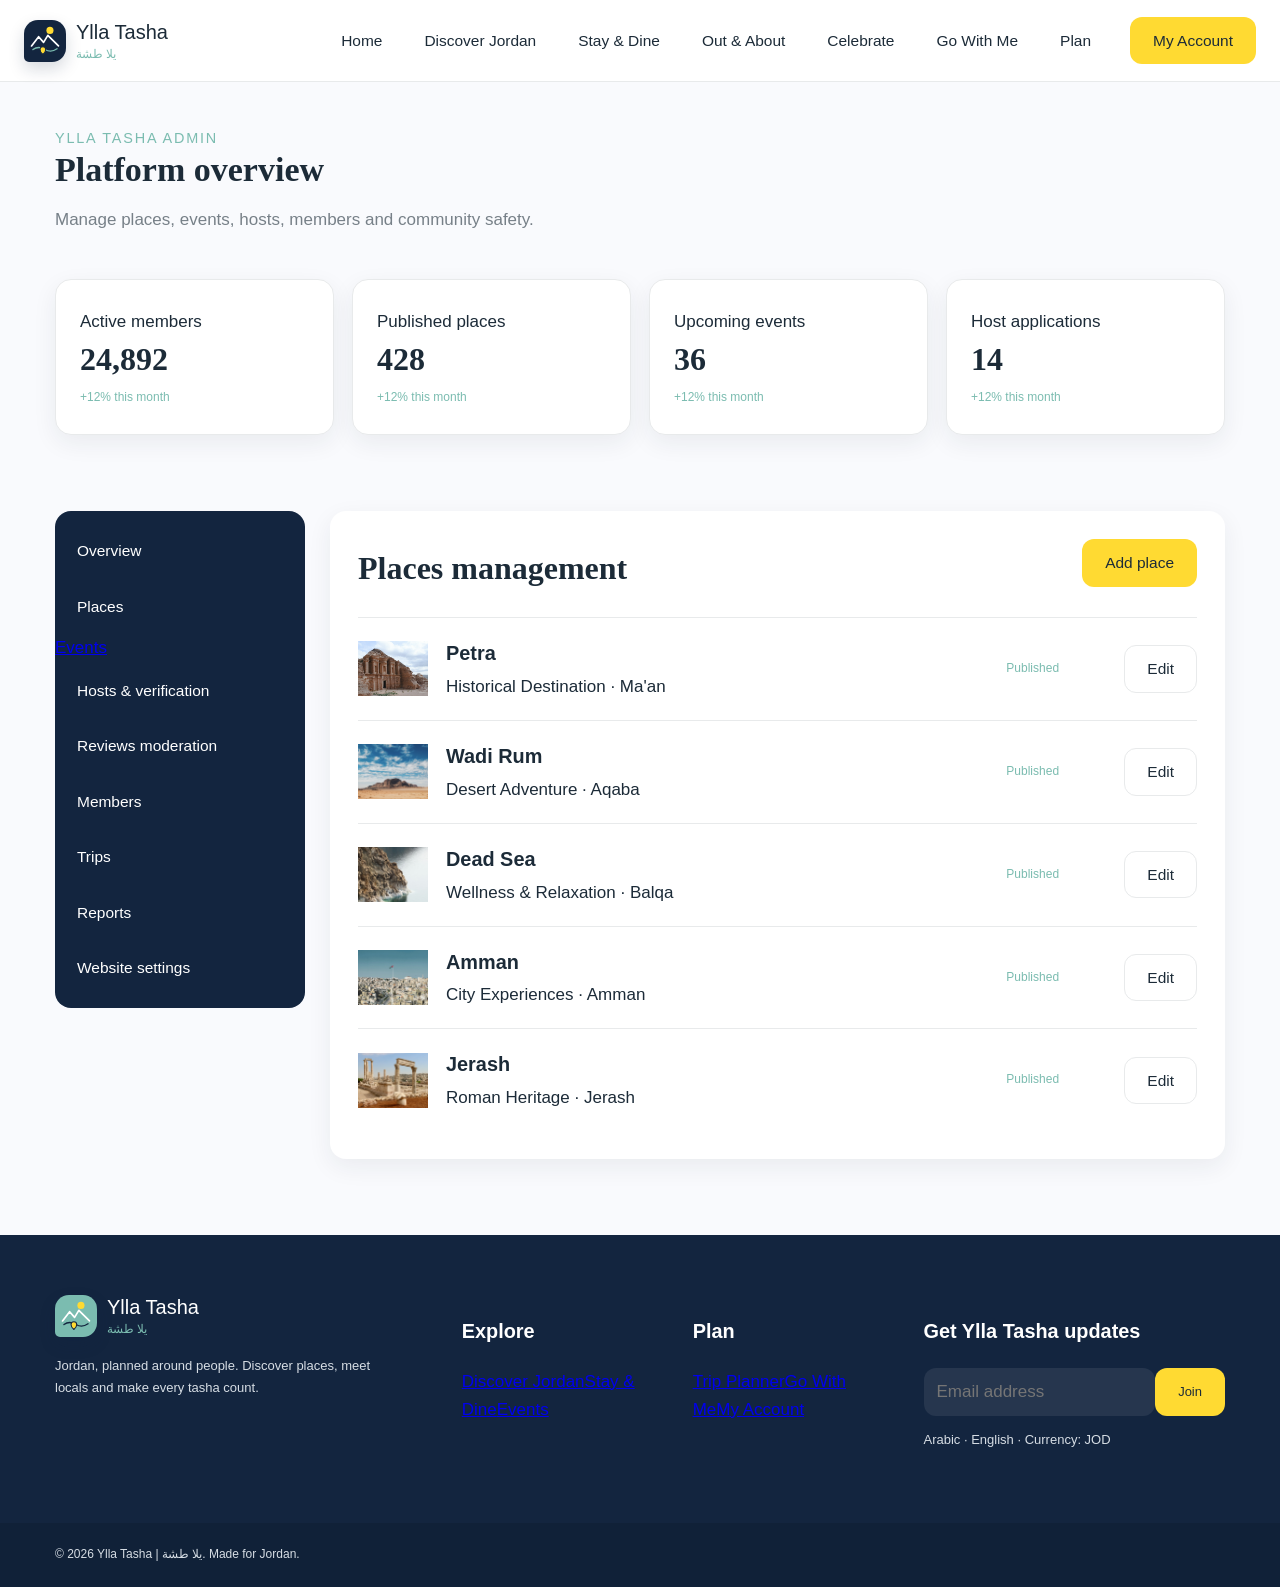
<file: ylla-tasha/admin-dashboard.html>
<!DOCTYPE html>

<html lang="en"><head><meta charset="utf-8"/><meta content="width=device-width, initial-scale=1" name="viewport"/><meta content="Explore Jordan with Ylla Tasha" name="description"/><title>Admin Dashboard | Ylla Tasha — يلا طشة</title><link href="favicon.svg" rel="icon"/><link href="css/style.css" rel="stylesheet"/><link href="css/improvements.css" rel="stylesheet"/><link href="css/components.css" rel="stylesheet"/></head><body data-page="admin">
<div class="app"><header class="header"><div class="nav-shell"><button aria-label="Ylla Tasha | يلا طشة — back to top" class="brand"><span aria-hidden="true" class="brand-mark"><svg role="img" viewbox="0 0 48 48"><path class="brand-sun" d="M36 9a5 5 0 1 1-10 0 5 5 0 0 1 10 0Z"></path><path class="brand-landscape" d="m5 31 10-13 7 8 6-10 15 15"></path><path class="brand-route" d="M7 36c7-5 12-3 17 0s10 4 17-1"></path><path class="brand-pin" d="M25 36c0 4-4 7-4 7s-4-3-4-7a4 4 0 1 1 8 0Z"></path></svg></span><span class="brand-copy"><strong>Ylla Tasha</strong><span dir="rtl" lang="ar">يلا طشة</span></span></button><button aria-label="Toggle navigation" class="menu-button"><i></i><i></i><i></i></button><nav class="nav"><a class="" href="index.html">Home</a><a class="" href="discover.html">Discover Jordan</a><a class="" href="stay-dine.html">Stay &amp; Dine</a><a class="" href="out-about.html">Out &amp; About</a><a class="" href="celebrate-jordan.html">Celebrate</a><a class="" href="go-with-me.html">Go With Me</a><a class="" href="trip-planner.html">Plan</a></nav><a class="primary compact" href="my-account.html">My Account</a></div></header><div class="page-transition"><main class="page-bg admin"><section class="page-title section"><div><p class="eyebrow">Ylla Tasha Admin</p><h1>Platform overview</h1><p>Manage places, events, hosts, members and community safety.</p></div></section><section class="section metrics"><div><p>Active members</p><h2>24,892</h2><span>+12% this month</span></div><div><p>Published places</p><h2>428</h2><span>+12% this month</span></div><div><p>Upcoming events</p><h2>36</h2><span>+12% this month</span></div><div><p>Host applications</p><h2>14</h2><span>+12% this month</span></div></section><section class="section admin-layout"><aside><button>Overview</button><button>Places</button><a href="celebrate-jordan.html">Events</a><button>Hosts &amp; verification</button><button>Reviews moderation</button><button>Members</button><button>Trips</button><button>Reports</button><button>Website settings</button></aside><div class="admin-table"><div class="section-heading"><h2>Places management</h2><button class="primary">Add place</button></div><div class="table-row"><img alt="" src="jordan/petra.jpg"/><div><h3>Petra</h3><p>Historical Destination · Ma'an</p></div><span class="status">Published</span><button class="secondary">Edit</button></div><div class="table-row"><img alt="" src="jordan/wadi-rum.jpg"/><div><h3>Wadi Rum</h3><p>Desert Adventure · Aqaba</p></div><span class="status">Published</span><button class="secondary">Edit</button></div><div class="table-row"><img alt="" src="jordan/dead-sea.jpg"/><div><h3>Dead Sea</h3><p>Wellness &amp; Relaxation · Balqa</p></div><span class="status">Published</span><button class="secondary">Edit</button></div><div class="table-row"><img alt="" src="jordan/amman.jpg"/><div><h3>Amman</h3><p>City Experiences · Amman</p></div><span class="status">Published</span><button class="secondary">Edit</button></div><div class="table-row"><img alt="" src="jordan/jerash.jpg"/><div><h3>Jerash</h3><p>Roman Heritage · Jerash</p></div><span class="status">Published</span><button class="secondary">Edit</button></div></div></section></main></div><footer><div class="footer-grid section"><div><button aria-label="Ylla Tasha | يلا طشة — back to top" class="brand"><span aria-hidden="true" class="brand-mark"><svg role="img" viewbox="0 0 48 48"><path class="brand-sun" d="M36 9a5 5 0 1 1-10 0 5 5 0 0 1 10 0Z"></path><path class="brand-landscape" d="m5 31 10-13 7 8 6-10 15 15"></path><path class="brand-route" d="M7 36c7-5 12-3 17 0s10 4 17-1"></path><path class="brand-pin" d="M25 36c0 4-4 7-4 7s-4-3-4-7a4 4 0 1 1 8 0Z"></path></svg></span><span class="brand-copy"><strong>Ylla Tasha</strong><span dir="rtl" lang="ar">يلا طشة</span></span></button><p>Jordan, planned around people. Discover places, meet locals and make every tasha count.</p></div><div><h3>Explore</h3><a class="" href="discover.html">Discover Jordan</a><a class="" href="stay-dine.html">Stay &amp; Dine</a><a href="celebrate-jordan.html">Events</a></div><div><h3>Plan</h3><a href="trip-planner.html">Trip Planner</a><a class="" href="go-with-me.html">Go With Me</a><a class="" href="my-account.html">My Account</a></div><div><h3>Get Ylla Tasha updates</h3><div class="newsletter"><input placeholder="Email address"/><button class="primary">Join</button></div><p>Arabic · English · Currency: JOD</p></div></div><div class="footer-bottom">© 2026 Ylla Tasha | يلا طشة. Made for Jordan.</div></footer></div>
<script defer="" src="js/site.js"></script><script defer="" src="js/app.js"></script></body></html>
</file>
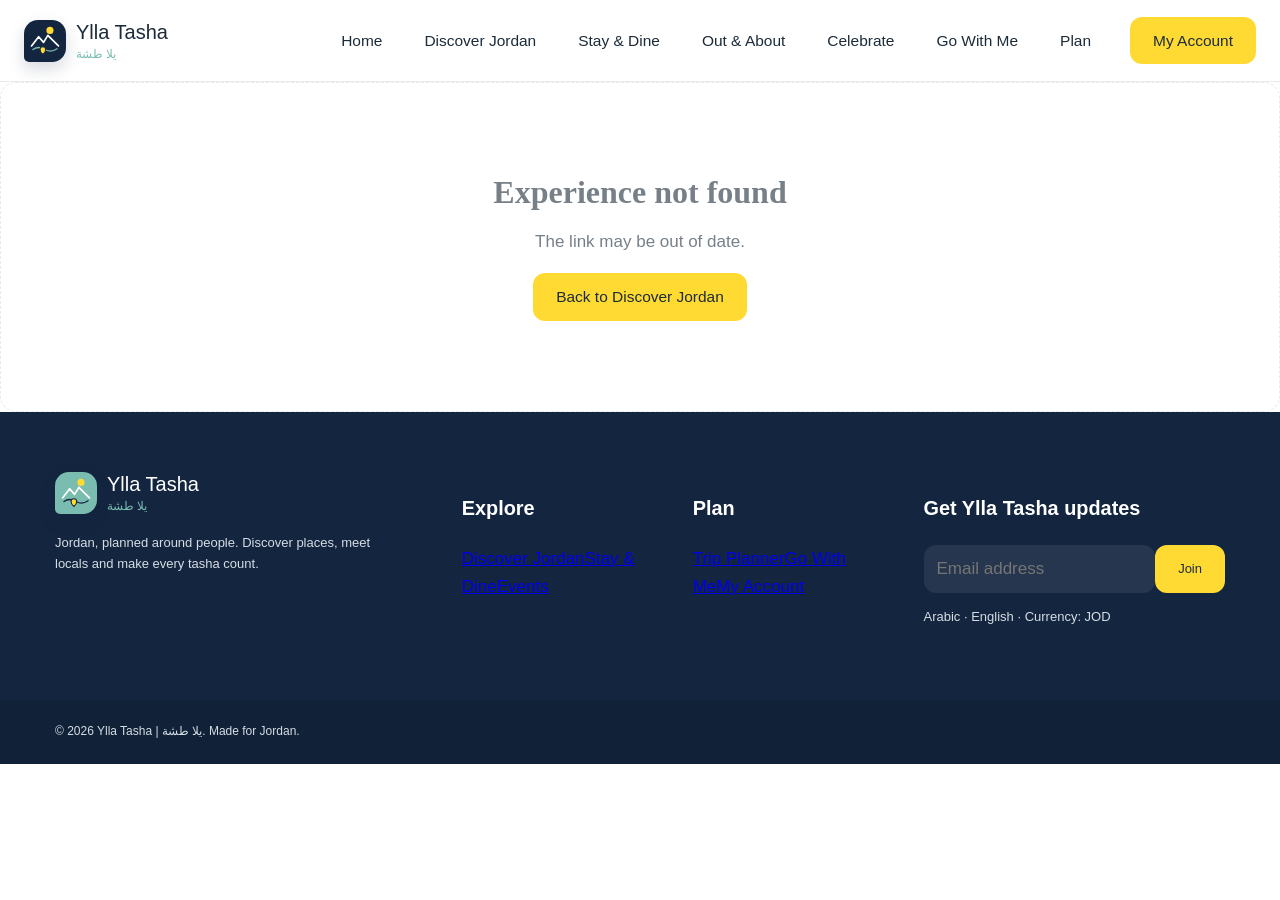
<file: ylla-tasha/booking.html>
<!DOCTYPE html>

<html lang="en"><head><meta charset="utf-8"/><meta content="width=device-width, initial-scale=1" name="viewport"/><meta content="Explore Jordan with Ylla Tasha" name="description"/><title>Booking | Ylla Tasha — يلا طشة</title><link href="favicon.svg" rel="icon"/><link href="css/style.css" rel="stylesheet"/><link href="css/improvements.css" rel="stylesheet"/><link href="css/components.css" rel="stylesheet"/></head><body data-page="booking">
<div class="app"><header class="header"><div class="nav-shell"><button aria-label="Ylla Tasha | يلا طشة — back to top" class="brand"><span aria-hidden="true" class="brand-mark"><svg role="img" viewbox="0 0 48 48"><path class="brand-sun" d="M36 9a5 5 0 1 1-10 0 5 5 0 0 1 10 0Z"></path><path class="brand-landscape" d="m5 31 10-13 7 8 6-10 15 15"></path><path class="brand-route" d="M7 36c7-5 12-3 17 0s10 4 17-1"></path><path class="brand-pin" d="M25 36c0 4-4 7-4 7s-4-3-4-7a4 4 0 1 1 8 0Z"></path></svg></span><span class="brand-copy"><strong>Ylla Tasha</strong><span dir="rtl" lang="ar">يلا طشة</span></span></button><button aria-label="Toggle navigation" class="menu-button"><i></i><i></i><i></i></button><nav class="nav"><a class="" href="index.html">Home</a><a class="" href="discover.html">Discover Jordan</a><a class="" href="stay-dine.html">Stay &amp; Dine</a><a class="" href="out-about.html">Out &amp; About</a><a class="" href="celebrate-jordan.html">Celebrate</a><a class="" href="go-with-me.html">Go With Me</a><a class="" href="trip-planner.html">Plan</a></nav><a class="primary compact" href="my-account.html">My Account</a></div></header><div class="page-transition"><div id="app"></div></div><footer><div class="footer-grid section"><div><button aria-label="Ylla Tasha | يلا طشة — back to top" class="brand"><span aria-hidden="true" class="brand-mark"><svg role="img" viewbox="0 0 48 48"><path class="brand-sun" d="M36 9a5 5 0 1 1-10 0 5 5 0 0 1 10 0Z"></path><path class="brand-landscape" d="m5 31 10-13 7 8 6-10 15 15"></path><path class="brand-route" d="M7 36c7-5 12-3 17 0s10 4 17-1"></path><path class="brand-pin" d="M25 36c0 4-4 7-4 7s-4-3-4-7a4 4 0 1 1 8 0Z"></path></svg></span><span class="brand-copy"><strong>Ylla Tasha</strong><span dir="rtl" lang="ar">يلا طشة</span></span></button><p>Jordan, planned around people. Discover places, meet locals and make every tasha count.</p></div><div><h3>Explore</h3><a class="" href="discover.html">Discover Jordan</a><a class="" href="stay-dine.html">Stay &amp; Dine</a><a href="celebrate-jordan.html">Events</a></div><div><h3>Plan</h3><a href="trip-planner.html">Trip Planner</a><a class="" href="go-with-me.html">Go With Me</a><a class="" href="my-account.html">My Account</a></div><div><h3>Get Ylla Tasha updates</h3><div class="newsletter"><input placeholder="Email address"/><button class="primary">Join</button></div><p>Arabic · English · Currency: JOD</p></div></div><div class="footer-bottom">© 2026 Ylla Tasha | يلا طشة. Made for Jordan.</div></footer></div>
<script defer="" src="js/site.js"></script><script defer="" src="js/app.js"></script></body></html>
</file>
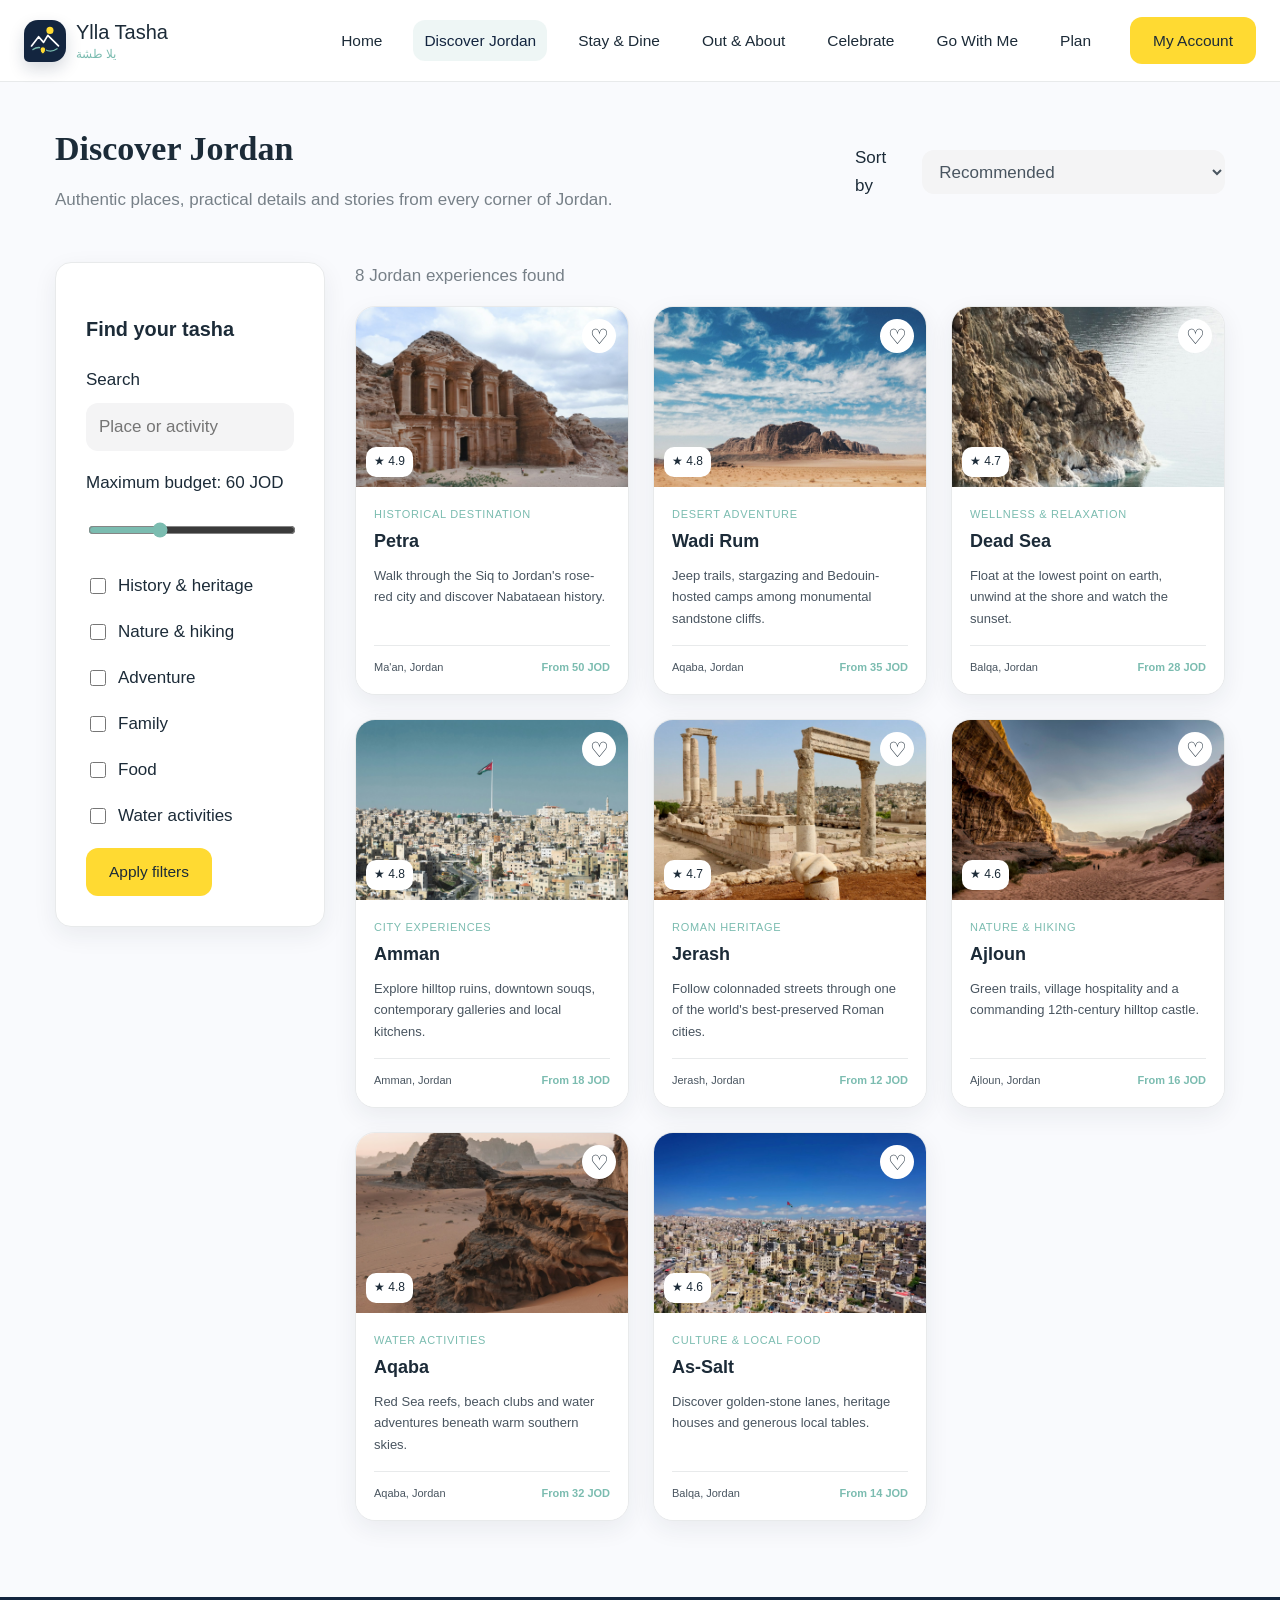
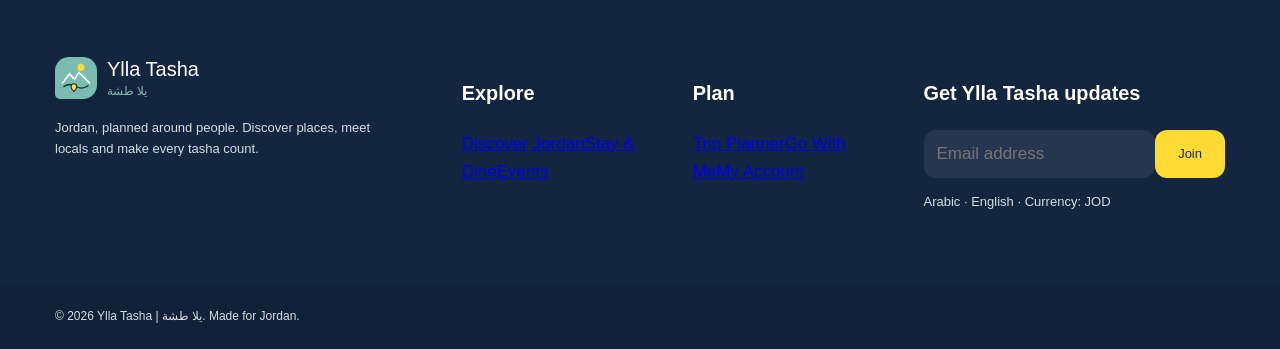
<file: ylla-tasha/discover.html>
<!DOCTYPE html>

<html lang="en"><head><meta charset="utf-8"/><meta content="width=device-width, initial-scale=1" name="viewport"/><meta content="Explore Jordan with Ylla Tasha" name="description"/><title>Discover | Ylla Tasha — يلا طشة</title><link href="favicon.svg" rel="icon"/><link href="css/style.css" rel="stylesheet"/><link href="css/improvements.css" rel="stylesheet"/><link href="css/components.css" rel="stylesheet"/></head><body data-page="discover">
<div class="app"><header class="header"><div class="nav-shell"><button aria-label="Ylla Tasha | يلا طشة — back to top" class="brand"><span aria-hidden="true" class="brand-mark"><svg role="img" viewbox="0 0 48 48"><path class="brand-sun" d="M36 9a5 5 0 1 1-10 0 5 5 0 0 1 10 0Z"></path><path class="brand-landscape" d="m5 31 10-13 7 8 6-10 15 15"></path><path class="brand-route" d="M7 36c7-5 12-3 17 0s10 4 17-1"></path><path class="brand-pin" d="M25 36c0 4-4 7-4 7s-4-3-4-7a4 4 0 1 1 8 0Z"></path></svg></span><span class="brand-copy"><strong>Ylla Tasha</strong><span dir="rtl" lang="ar">يلا طشة</span></span></button><button aria-label="Toggle navigation" class="menu-button"><i></i><i></i><i></i></button><nav class="nav"><a class="" href="index.html">Home</a><a class="active" href="discover.html">Discover Jordan</a><a class="" href="stay-dine.html">Stay &amp; Dine</a><a class="" href="out-about.html">Out &amp; About</a><a class="" href="celebrate-jordan.html">Celebrate</a><a class="" href="go-with-me.html">Go With Me</a><a class="" href="trip-planner.html">Plan</a></nav><a class="primary compact" href="my-account.html">My Account</a></div></header><div class="page-transition"><main class="page-bg"><div class="page-title section"><div><h1>Discover Jordan</h1><p>Authentic places, practical details and stories from every corner of Jordan.</p></div><label class="sort">Sort by<select><option>Recommended</option><option>Highest rated</option><option>Lowest price</option></select></label></div><div class="catalog section"><aside class="filters"><h3>Find your tasha</h3><label>Search<input placeholder="Place or activity" value=""/></label><label>Maximum budget: 60 JOD<input max="160" min="10" type="range" value="60"/></label><label class="check"><input type="checkbox"/> History &amp; heritage</label><label class="check"><input type="checkbox"/> Nature &amp; hiking</label><label class="check"><input type="checkbox"/> Adventure</label><label class="check"><input type="checkbox"/> Family</label><label class="check"><input type="checkbox"/> Food</label><label class="check"><input type="checkbox"/> Water activities</label><button class="primary">Apply filters</button></aside><div><p class="results">8 Jordan experiences found</p><div class="card-grid three"><article class="place-card"><div class="card-image"><img alt="Petra, Jordan" loading="lazy" src="jordan/petra.jpg"/><button aria-label="Remove Petra from favorites" class="heart selected">♥</button><span class="rating">★ 4.9</span></div><button class="card-body"><p class="card-type">Historical Destination</p><h3>Petra</h3><p>Walk through the Siq to Jordan's rose-red city and discover Nabataean history.</p><div class="card-meta"><span>Ma'an, Jordan</span><strong>From 50 JOD</strong></div></button></article><article class="place-card"><div class="card-image"><img alt="Wadi Rum, Jordan" loading="lazy" src="jordan/wadi-rum.jpg"/><button aria-label="Save Wadi Rum" class="heart">♡</button><span class="rating">★ 4.8</span></div><button class="card-body"><p class="card-type">Desert Adventure</p><h3>Wadi Rum</h3><p>Jeep trails, stargazing and Bedouin-hosted camps among monumental sandstone cliffs.</p><div class="card-meta"><span>Aqaba, Jordan</span><strong>From 35 JOD</strong></div></button></article><article class="place-card"><div class="card-image"><img alt="Dead Sea, Jordan" loading="lazy" src="jordan/dead-sea.jpg"/><button aria-label="Save Dead Sea" class="heart">♡</button><span class="rating">★ 4.7</span></div><button class="card-body"><p class="card-type">Wellness &amp; Relaxation</p><h3>Dead Sea</h3><p>Float at the lowest point on earth, unwind at the shore and watch the sunset.</p><div class="card-meta"><span>Balqa, Jordan</span><strong>From 28 JOD</strong></div></button></article><article class="place-card"><div class="card-image"><img alt="Amman, Jordan" loading="lazy" src="jordan/amman.jpg"/><button aria-label="Save Amman" class="heart">♡</button><span class="rating">★ 4.8</span></div><button class="card-body"><p class="card-type">City Experiences</p><h3>Amman</h3><p>Explore hilltop ruins, downtown souqs, contemporary galleries and local kitchens.</p><div class="card-meta"><span>Amman, Jordan</span><strong>From 18 JOD</strong></div></button></article><article class="place-card"><div class="card-image"><img alt="Jerash, Jordan" loading="lazy" src="jordan/jerash.jpg"/><button aria-label="Save Jerash" class="heart">♡</button><span class="rating">★ 4.7</span></div><button class="card-body"><p class="card-type">Roman Heritage</p><h3>Jerash</h3><p>Follow colonnaded streets through one of the world's best-preserved Roman cities.</p><div class="card-meta"><span>Jerash, Jordan</span><strong>From 12 JOD</strong></div></button></article><article class="place-card"><div class="card-image"><img alt="Ajloun, Jordan" loading="lazy" src="jordan/desert.jpg"/><button aria-label="Save Ajloun" class="heart">♡</button><span class="rating">★ 4.6</span></div><button class="card-body"><p class="card-type">Nature &amp; Hiking</p><h3>Ajloun</h3><p>Green trails, village hospitality and a commanding 12th-century hilltop castle.</p><div class="card-meta"><span>Ajloun, Jordan</span><strong>From 16 JOD</strong></div></button></article><article class="place-card"><div class="card-image"><img alt="Aqaba, Jordan" loading="lazy" src="jordan/wadi-rum-2.jpg"/><button aria-label="Save Aqaba" class="heart">♡</button><span class="rating">★ 4.8</span></div><button class="card-body"><p class="card-type">Water Activities</p><h3>Aqaba</h3><p>Red Sea reefs, beach clubs and water adventures beneath warm southern skies.</p><div class="card-meta"><span>Aqaba, Jordan</span><strong>From 32 JOD</strong></div></button></article><article class="place-card"><div class="card-image"><img alt="As-Salt, Jordan" loading="lazy" src="jordan/amman-wide.jpg"/><button aria-label="Save As-Salt" class="heart">♡</button><span class="rating">★ 4.6</span></div><button class="card-body"><p class="card-type">Culture &amp; Local Food</p><h3>As-Salt</h3><p>Discover golden-stone lanes, heritage houses and generous local tables.</p><div class="card-meta"><span>Balqa, Jordan</span><strong>From 14 JOD</strong></div></button></article></div></div></div></main></div><footer><div class="footer-grid section"><div><button aria-label="Ylla Tasha | يلا طشة — back to top" class="brand"><span aria-hidden="true" class="brand-mark"><svg role="img" viewbox="0 0 48 48"><path class="brand-sun" d="M36 9a5 5 0 1 1-10 0 5 5 0 0 1 10 0Z"></path><path class="brand-landscape" d="m5 31 10-13 7 8 6-10 15 15"></path><path class="brand-route" d="M7 36c7-5 12-3 17 0s10 4 17-1"></path><path class="brand-pin" d="M25 36c0 4-4 7-4 7s-4-3-4-7a4 4 0 1 1 8 0Z"></path></svg></span><span class="brand-copy"><strong>Ylla Tasha</strong><span dir="rtl" lang="ar">يلا طشة</span></span></button><p>Jordan, planned around people. Discover places, meet locals and make every tasha count.</p></div><div><h3>Explore</h3><a class="" href="discover.html">Discover Jordan</a><a class="" href="stay-dine.html">Stay &amp; Dine</a><a href="celebrate-jordan.html">Events</a></div><div><h3>Plan</h3><a href="trip-planner.html">Trip Planner</a><a class="" href="go-with-me.html">Go With Me</a><a class="" href="my-account.html">My Account</a></div><div><h3>Get Ylla Tasha updates</h3><div class="newsletter"><input placeholder="Email address"/><button class="primary">Join</button></div><p>Arabic · English · Currency: JOD</p></div></div><div class="footer-bottom">© 2026 Ylla Tasha | يلا طشة. Made for Jordan.</div></footer></div>
<script defer="" src="js/site.js"></script><script defer="" src="js/app.js"></script></body></html>
</file>
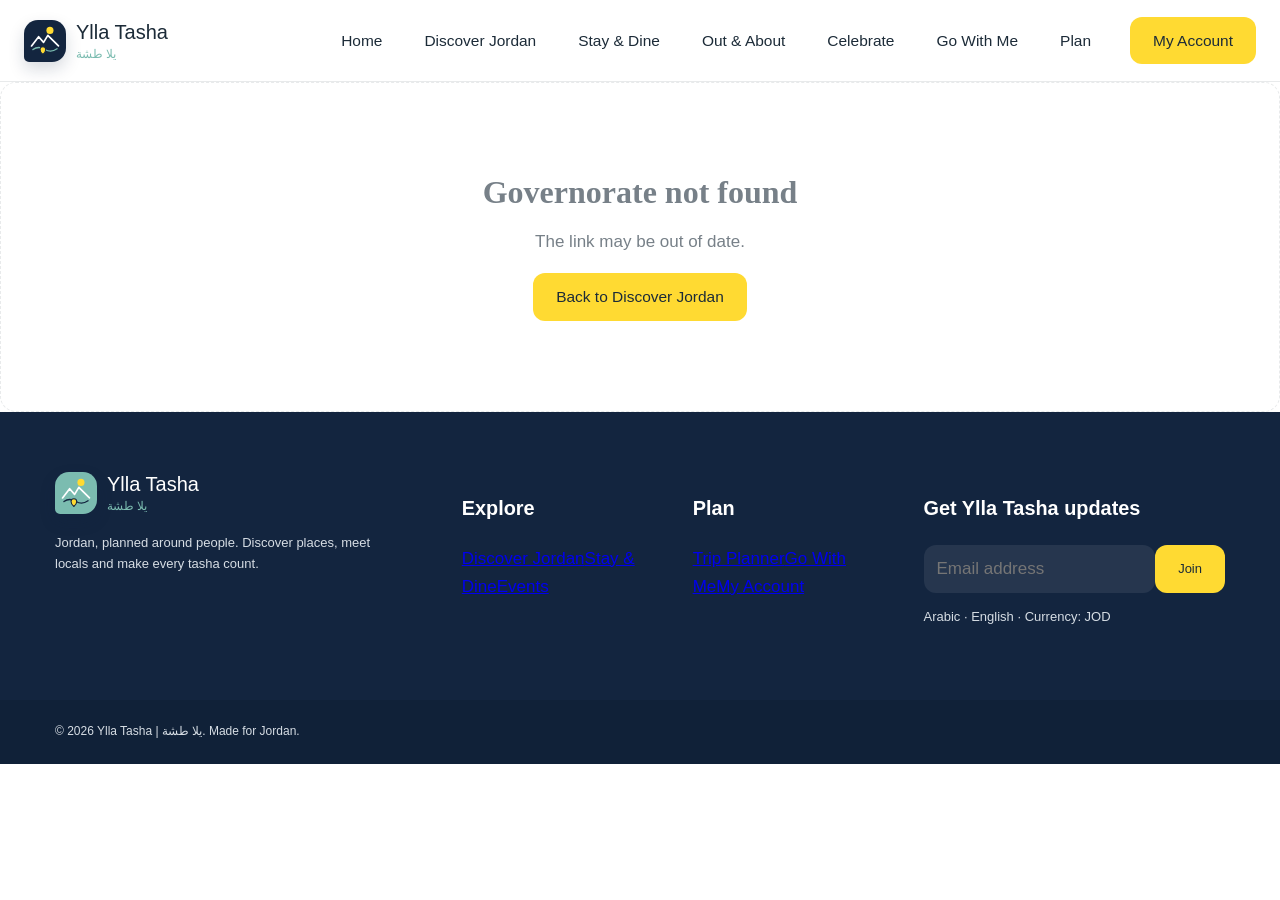
<file: ylla-tasha/governorate.html>
<!DOCTYPE html>

<html lang="en"><head><meta charset="utf-8"/><meta content="width=device-width, initial-scale=1" name="viewport"/><meta content="Explore Jordan with Ylla Tasha" name="description"/><title>Governorate | Ylla Tasha — يلا طشة</title><link href="favicon.svg" rel="icon"/><link href="css/style.css" rel="stylesheet"/><link href="css/improvements.css" rel="stylesheet"/><link href="css/components.css" rel="stylesheet"/></head><body data-page="governorate">
<div class="app"><header class="header"><div class="nav-shell"><button aria-label="Ylla Tasha | يلا طشة — back to top" class="brand"><span aria-hidden="true" class="brand-mark"><svg role="img" viewbox="0 0 48 48"><path class="brand-sun" d="M36 9a5 5 0 1 1-10 0 5 5 0 0 1 10 0Z"></path><path class="brand-landscape" d="m5 31 10-13 7 8 6-10 15 15"></path><path class="brand-route" d="M7 36c7-5 12-3 17 0s10 4 17-1"></path><path class="brand-pin" d="M25 36c0 4-4 7-4 7s-4-3-4-7a4 4 0 1 1 8 0Z"></path></svg></span><span class="brand-copy"><strong>Ylla Tasha</strong><span dir="rtl" lang="ar">يلا طشة</span></span></button><button aria-label="Toggle navigation" class="menu-button"><i></i><i></i><i></i></button><nav class="nav"><a class="" href="index.html">Home</a><a class="" href="discover.html">Discover Jordan</a><a class="" href="stay-dine.html">Stay &amp; Dine</a><a class="" href="out-about.html">Out &amp; About</a><a class="" href="celebrate-jordan.html">Celebrate</a><a class="" href="go-with-me.html">Go With Me</a><a class="" href="trip-planner.html">Plan</a></nav><a class="primary compact" href="my-account.html">My Account</a></div></header><div class="page-transition"><div id="app"></div></div><footer><div class="footer-grid section"><div><button aria-label="Ylla Tasha | يلا طشة — back to top" class="brand"><span aria-hidden="true" class="brand-mark"><svg role="img" viewbox="0 0 48 48"><path class="brand-sun" d="M36 9a5 5 0 1 1-10 0 5 5 0 0 1 10 0Z"></path><path class="brand-landscape" d="m5 31 10-13 7 8 6-10 15 15"></path><path class="brand-route" d="M7 36c7-5 12-3 17 0s10 4 17-1"></path><path class="brand-pin" d="M25 36c0 4-4 7-4 7s-4-3-4-7a4 4 0 1 1 8 0Z"></path></svg></span><span class="brand-copy"><strong>Ylla Tasha</strong><span dir="rtl" lang="ar">يلا طشة</span></span></button><p>Jordan, planned around people. Discover places, meet locals and make every tasha count.</p></div><div><h3>Explore</h3><a class="" href="discover.html">Discover Jordan</a><a class="" href="stay-dine.html">Stay &amp; Dine</a><a href="celebrate-jordan.html">Events</a></div><div><h3>Plan</h3><a href="trip-planner.html">Trip Planner</a><a class="" href="go-with-me.html">Go With Me</a><a class="" href="my-account.html">My Account</a></div><div><h3>Get Ylla Tasha updates</h3><div class="newsletter"><input placeholder="Email address"/><button class="primary">Join</button></div><p>Arabic · English · Currency: JOD</p></div></div><div class="footer-bottom">© 2026 Ylla Tasha | يلا طشة. Made for Jordan.</div></footer></div>
<script defer="" src="js/site.js"></script><script defer="" src="js/app.js"></script></body></html>
</file>
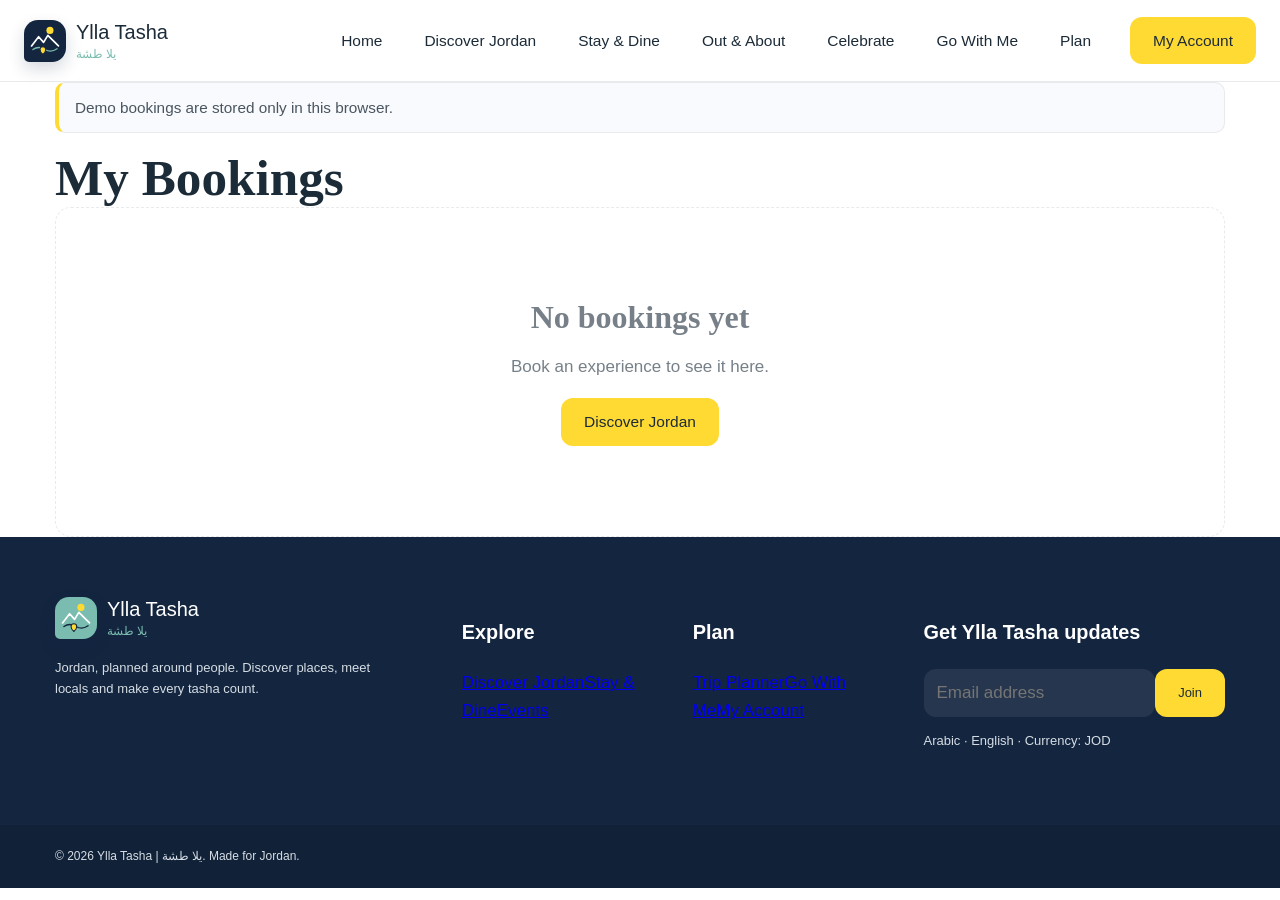
<file: ylla-tasha/my-bookings.html>
<!DOCTYPE html>

<html lang="en"><head><meta charset="utf-8"/><meta content="width=device-width, initial-scale=1" name="viewport"/><meta content="Explore Jordan with Ylla Tasha" name="description"/><title>My Bookings | Ylla Tasha — يلا طشة</title><link href="favicon.svg" rel="icon"/><link href="css/style.css" rel="stylesheet"/><link href="css/improvements.css" rel="stylesheet"/><link href="css/components.css" rel="stylesheet"/></head><body data-page="bookings">
<div class="app"><header class="header"><div class="nav-shell"><button aria-label="Ylla Tasha | يلا طشة — back to top" class="brand"><span aria-hidden="true" class="brand-mark"><svg role="img" viewbox="0 0 48 48"><path class="brand-sun" d="M36 9a5 5 0 1 1-10 0 5 5 0 0 1 10 0Z"></path><path class="brand-landscape" d="m5 31 10-13 7 8 6-10 15 15"></path><path class="brand-route" d="M7 36c7-5 12-3 17 0s10 4 17-1"></path><path class="brand-pin" d="M25 36c0 4-4 7-4 7s-4-3-4-7a4 4 0 1 1 8 0Z"></path></svg></span><span class="brand-copy"><strong>Ylla Tasha</strong><span dir="rtl" lang="ar">يلا طشة</span></span></button><button aria-label="Toggle navigation" class="menu-button"><i></i><i></i><i></i></button><nav class="nav"><a class="" href="index.html">Home</a><a class="" href="discover.html">Discover Jordan</a><a class="" href="stay-dine.html">Stay &amp; Dine</a><a class="" href="out-about.html">Out &amp; About</a><a class="" href="celebrate-jordan.html">Celebrate</a><a class="" href="go-with-me.html">Go With Me</a><a class="" href="trip-planner.html">Plan</a></nav><a class="primary compact" href="my-account.html">My Account</a></div></header><div class="page-transition"><div id="app"></div></div><footer><div class="footer-grid section"><div><button aria-label="Ylla Tasha | يلا طشة — back to top" class="brand"><span aria-hidden="true" class="brand-mark"><svg role="img" viewbox="0 0 48 48"><path class="brand-sun" d="M36 9a5 5 0 1 1-10 0 5 5 0 0 1 10 0Z"></path><path class="brand-landscape" d="m5 31 10-13 7 8 6-10 15 15"></path><path class="brand-route" d="M7 36c7-5 12-3 17 0s10 4 17-1"></path><path class="brand-pin" d="M25 36c0 4-4 7-4 7s-4-3-4-7a4 4 0 1 1 8 0Z"></path></svg></span><span class="brand-copy"><strong>Ylla Tasha</strong><span dir="rtl" lang="ar">يلا طشة</span></span></button><p>Jordan, planned around people. Discover places, meet locals and make every tasha count.</p></div><div><h3>Explore</h3><a class="" href="discover.html">Discover Jordan</a><a class="" href="stay-dine.html">Stay &amp; Dine</a><a href="celebrate-jordan.html">Events</a></div><div><h3>Plan</h3><a href="trip-planner.html">Trip Planner</a><a class="" href="go-with-me.html">Go With Me</a><a class="" href="my-account.html">My Account</a></div><div><h3>Get Ylla Tasha updates</h3><div class="newsletter"><input placeholder="Email address"/><button class="primary">Join</button></div><p>Arabic · English · Currency: JOD</p></div></div><div class="footer-bottom">© 2026 Ylla Tasha | يلا طشة. Made for Jordan.</div></footer></div>
<script defer="" src="js/site.js"></script><script defer="" src="js/app.js"></script></body></html>
</file>
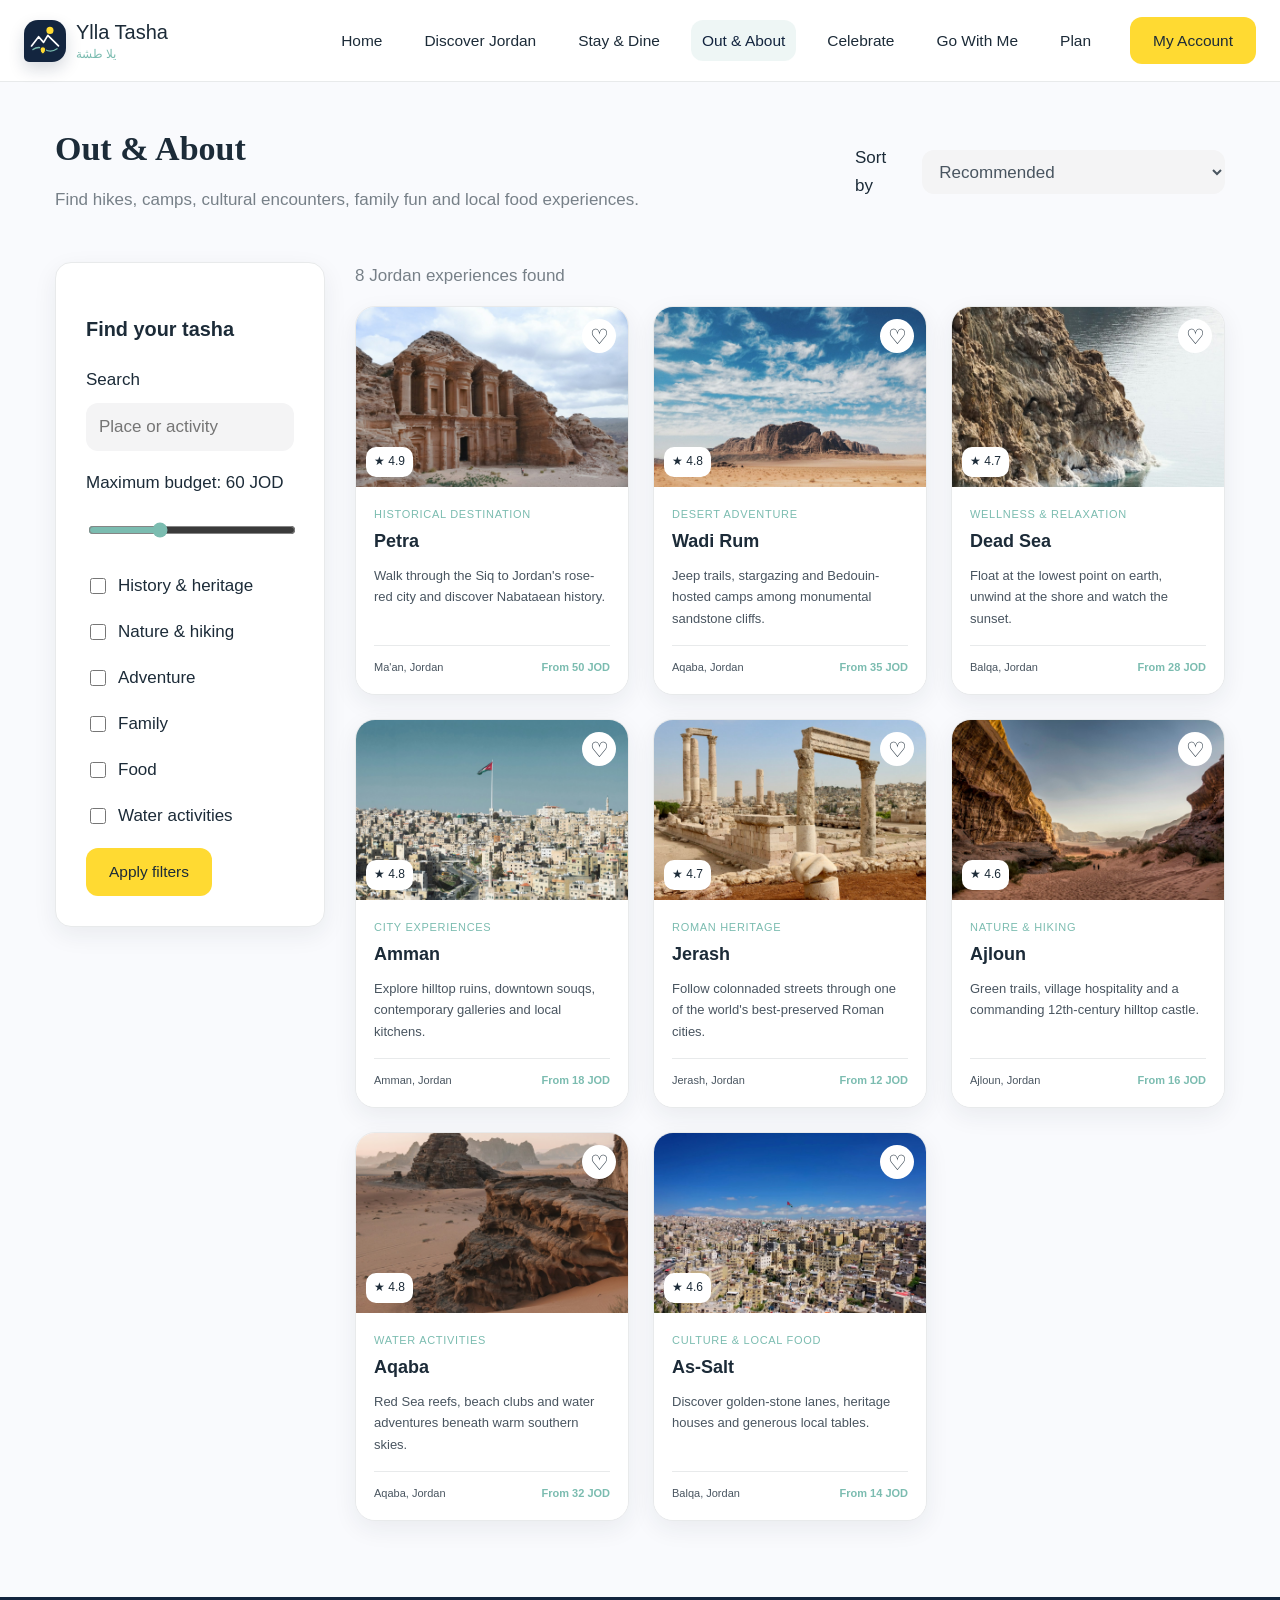
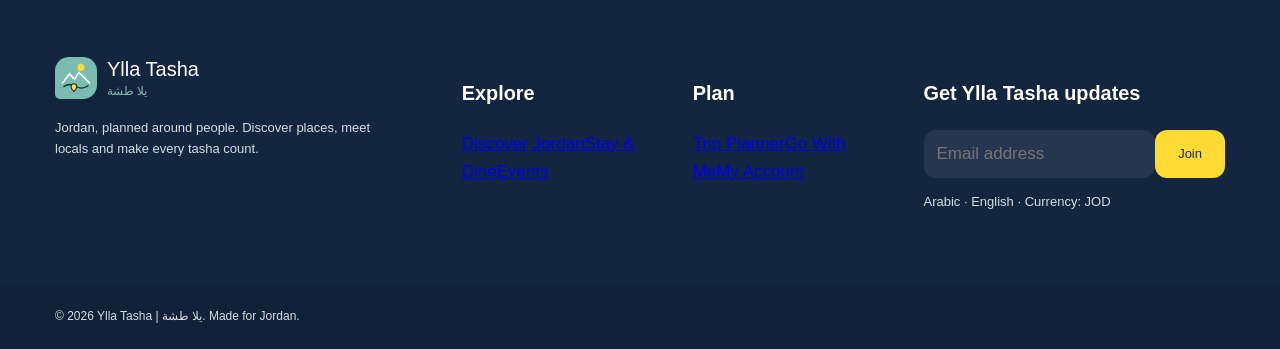
<file: ylla-tasha/out-about.html>
<!DOCTYPE html>

<html lang="en"><head><meta charset="utf-8"/><meta content="width=device-width, initial-scale=1" name="viewport"/><meta content="Explore Jordan with Ylla Tasha" name="description"/><title>Out About | Ylla Tasha — يلا طشة</title><link href="favicon.svg" rel="icon"/><link href="css/style.css" rel="stylesheet"/><link href="css/improvements.css" rel="stylesheet"/><link href="css/components.css" rel="stylesheet"/></head><body data-page="out">
<div class="app"><header class="header"><div class="nav-shell"><button aria-label="Ylla Tasha | يلا طشة — back to top" class="brand"><span aria-hidden="true" class="brand-mark"><svg role="img" viewbox="0 0 48 48"><path class="brand-sun" d="M36 9a5 5 0 1 1-10 0 5 5 0 0 1 10 0Z"></path><path class="brand-landscape" d="m5 31 10-13 7 8 6-10 15 15"></path><path class="brand-route" d="M7 36c7-5 12-3 17 0s10 4 17-1"></path><path class="brand-pin" d="M25 36c0 4-4 7-4 7s-4-3-4-7a4 4 0 1 1 8 0Z"></path></svg></span><span class="brand-copy"><strong>Ylla Tasha</strong><span dir="rtl" lang="ar">يلا طشة</span></span></button><button aria-label="Toggle navigation" class="menu-button"><i></i><i></i><i></i></button><nav class="nav"><a class="" href="index.html">Home</a><a class="" href="discover.html">Discover Jordan</a><a class="" href="stay-dine.html">Stay &amp; Dine</a><a class="active" href="out-about.html">Out &amp; About</a><a class="" href="celebrate-jordan.html">Celebrate</a><a class="" href="go-with-me.html">Go With Me</a><a class="" href="trip-planner.html">Plan</a></nav><a class="primary compact" href="my-account.html">My Account</a></div></header><div class="page-transition"><main class="page-bg"><div class="page-title section"><div><h1>Out &amp; About</h1><p>Find hikes, camps, cultural encounters, family fun and local food experiences.</p></div><label class="sort">Sort by<select><option>Recommended</option><option>Highest rated</option><option>Lowest price</option></select></label></div><div class="catalog section"><aside class="filters"><h3>Find your tasha</h3><label>Search<input placeholder="Place or activity" value=""/></label><label>Maximum budget: 60 JOD<input max="160" min="10" type="range" value="60"/></label><label class="check"><input type="checkbox"/> History &amp; heritage</label><label class="check"><input type="checkbox"/> Nature &amp; hiking</label><label class="check"><input type="checkbox"/> Adventure</label><label class="check"><input type="checkbox"/> Family</label><label class="check"><input type="checkbox"/> Food</label><label class="check"><input type="checkbox"/> Water activities</label><button class="primary">Apply filters</button></aside><div><p class="results">8 Jordan experiences found</p><div class="card-grid three"><article class="place-card"><div class="card-image"><img alt="Petra, Jordan" loading="lazy" src="jordan/petra.jpg"/><button aria-label="Remove Petra from favorites" class="heart selected">♥</button><span class="rating">★ 4.9</span></div><button class="card-body"><p class="card-type">Historical Destination</p><h3>Petra</h3><p>Walk through the Siq to Jordan's rose-red city and discover Nabataean history.</p><div class="card-meta"><span>Ma'an, Jordan</span><strong>From 50 JOD</strong></div></button></article><article class="place-card"><div class="card-image"><img alt="Wadi Rum, Jordan" loading="lazy" src="jordan/wadi-rum.jpg"/><button aria-label="Save Wadi Rum" class="heart">♡</button><span class="rating">★ 4.8</span></div><button class="card-body"><p class="card-type">Desert Adventure</p><h3>Wadi Rum</h3><p>Jeep trails, stargazing and Bedouin-hosted camps among monumental sandstone cliffs.</p><div class="card-meta"><span>Aqaba, Jordan</span><strong>From 35 JOD</strong></div></button></article><article class="place-card"><div class="card-image"><img alt="Dead Sea, Jordan" loading="lazy" src="jordan/dead-sea.jpg"/><button aria-label="Save Dead Sea" class="heart">♡</button><span class="rating">★ 4.7</span></div><button class="card-body"><p class="card-type">Wellness &amp; Relaxation</p><h3>Dead Sea</h3><p>Float at the lowest point on earth, unwind at the shore and watch the sunset.</p><div class="card-meta"><span>Balqa, Jordan</span><strong>From 28 JOD</strong></div></button></article><article class="place-card"><div class="card-image"><img alt="Amman, Jordan" loading="lazy" src="jordan/amman.jpg"/><button aria-label="Save Amman" class="heart">♡</button><span class="rating">★ 4.8</span></div><button class="card-body"><p class="card-type">City Experiences</p><h3>Amman</h3><p>Explore hilltop ruins, downtown souqs, contemporary galleries and local kitchens.</p><div class="card-meta"><span>Amman, Jordan</span><strong>From 18 JOD</strong></div></button></article><article class="place-card"><div class="card-image"><img alt="Jerash, Jordan" loading="lazy" src="jordan/jerash.jpg"/><button aria-label="Save Jerash" class="heart">♡</button><span class="rating">★ 4.7</span></div><button class="card-body"><p class="card-type">Roman Heritage</p><h3>Jerash</h3><p>Follow colonnaded streets through one of the world's best-preserved Roman cities.</p><div class="card-meta"><span>Jerash, Jordan</span><strong>From 12 JOD</strong></div></button></article><article class="place-card"><div class="card-image"><img alt="Ajloun, Jordan" loading="lazy" src="jordan/desert.jpg"/><button aria-label="Save Ajloun" class="heart">♡</button><span class="rating">★ 4.6</span></div><button class="card-body"><p class="card-type">Nature &amp; Hiking</p><h3>Ajloun</h3><p>Green trails, village hospitality and a commanding 12th-century hilltop castle.</p><div class="card-meta"><span>Ajloun, Jordan</span><strong>From 16 JOD</strong></div></button></article><article class="place-card"><div class="card-image"><img alt="Aqaba, Jordan" loading="lazy" src="jordan/wadi-rum-2.jpg"/><button aria-label="Save Aqaba" class="heart">♡</button><span class="rating">★ 4.8</span></div><button class="card-body"><p class="card-type">Water Activities</p><h3>Aqaba</h3><p>Red Sea reefs, beach clubs and water adventures beneath warm southern skies.</p><div class="card-meta"><span>Aqaba, Jordan</span><strong>From 32 JOD</strong></div></button></article><article class="place-card"><div class="card-image"><img alt="As-Salt, Jordan" loading="lazy" src="jordan/amman-wide.jpg"/><button aria-label="Save As-Salt" class="heart">♡</button><span class="rating">★ 4.6</span></div><button class="card-body"><p class="card-type">Culture &amp; Local Food</p><h3>As-Salt</h3><p>Discover golden-stone lanes, heritage houses and generous local tables.</p><div class="card-meta"><span>Balqa, Jordan</span><strong>From 14 JOD</strong></div></button></article></div></div></div></main></div><footer><div class="footer-grid section"><div><button aria-label="Ylla Tasha | يلا طشة — back to top" class="brand"><span aria-hidden="true" class="brand-mark"><svg role="img" viewbox="0 0 48 48"><path class="brand-sun" d="M36 9a5 5 0 1 1-10 0 5 5 0 0 1 10 0Z"></path><path class="brand-landscape" d="m5 31 10-13 7 8 6-10 15 15"></path><path class="brand-route" d="M7 36c7-5 12-3 17 0s10 4 17-1"></path><path class="brand-pin" d="M25 36c0 4-4 7-4 7s-4-3-4-7a4 4 0 1 1 8 0Z"></path></svg></span><span class="brand-copy"><strong>Ylla Tasha</strong><span dir="rtl" lang="ar">يلا طشة</span></span></button><p>Jordan, planned around people. Discover places, meet locals and make every tasha count.</p></div><div><h3>Explore</h3><a class="" href="discover.html">Discover Jordan</a><a class="" href="stay-dine.html">Stay &amp; Dine</a><a href="celebrate-jordan.html">Events</a></div><div><h3>Plan</h3><a href="trip-planner.html">Trip Planner</a><a class="" href="go-with-me.html">Go With Me</a><a class="" href="my-account.html">My Account</a></div><div><h3>Get Ylla Tasha updates</h3><div class="newsletter"><input placeholder="Email address"/><button class="primary">Join</button></div><p>Arabic · English · Currency: JOD</p></div></div><div class="footer-bottom">© 2026 Ylla Tasha | يلا طشة. Made for Jordan.</div></footer></div>
<script defer="" src="js/site.js"></script><script defer="" src="js/app.js"></script></body></html>
</file>
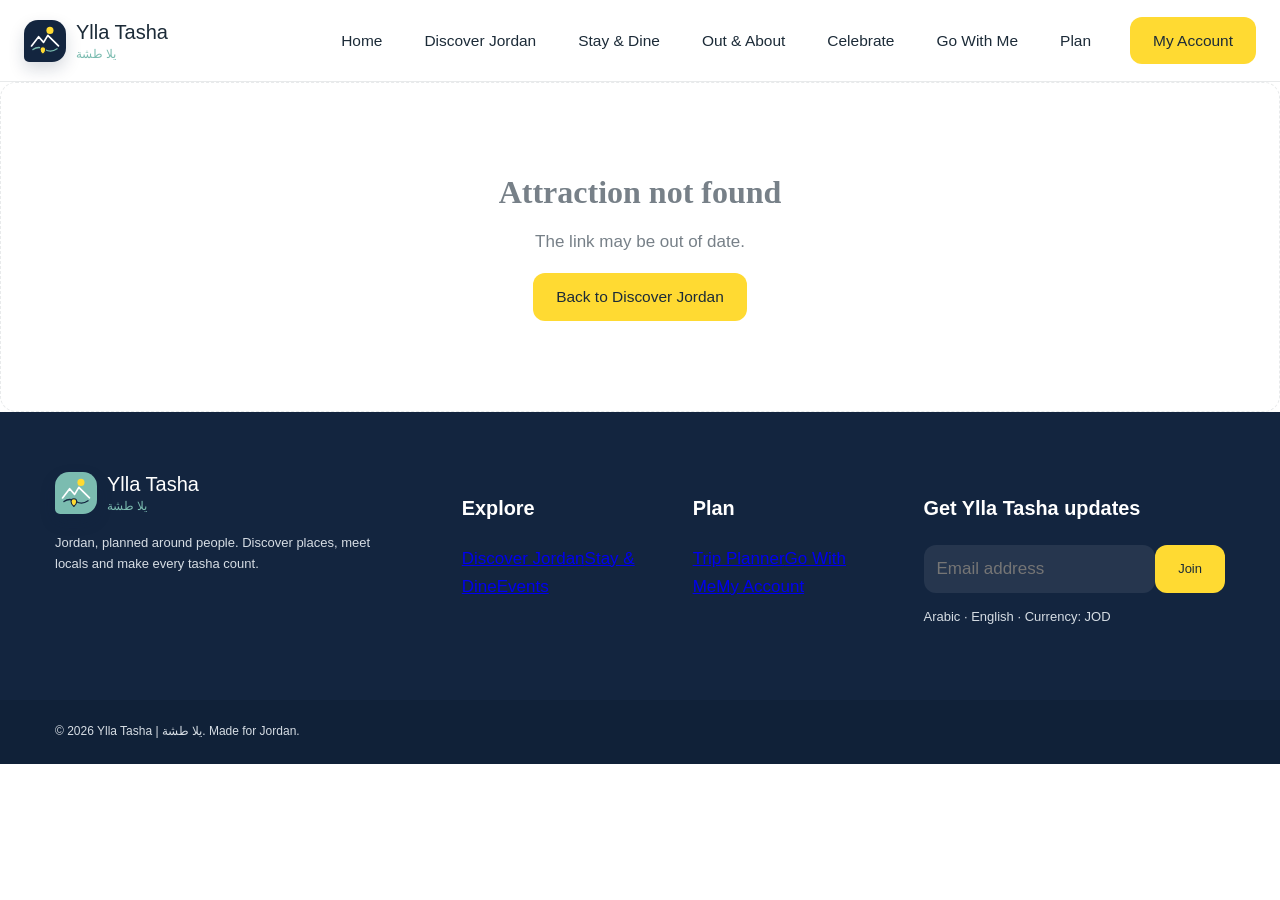
<file: ylla-tasha/place-details.html>
<!DOCTYPE html>

<html lang="en"><head><meta charset="utf-8"/><meta content="width=device-width, initial-scale=1" name="viewport"/><meta content="Explore Jordan with Ylla Tasha" name="description"/><title>Attraction | Ylla Tasha — يلا طشة</title><link href="favicon.svg" rel="icon"/><link href="css/style.css" rel="stylesheet"/><link href="css/improvements.css" rel="stylesheet"/><link href="css/components.css" rel="stylesheet"/></head><body data-page="place">
<div class="app"><header class="header"><div class="nav-shell"><button aria-label="Ylla Tasha | يلا طشة — back to top" class="brand"><span aria-hidden="true" class="brand-mark"><svg role="img" viewbox="0 0 48 48"><path class="brand-sun" d="M36 9a5 5 0 1 1-10 0 5 5 0 0 1 10 0Z"></path><path class="brand-landscape" d="m5 31 10-13 7 8 6-10 15 15"></path><path class="brand-route" d="M7 36c7-5 12-3 17 0s10 4 17-1"></path><path class="brand-pin" d="M25 36c0 4-4 7-4 7s-4-3-4-7a4 4 0 1 1 8 0Z"></path></svg></span><span class="brand-copy"><strong>Ylla Tasha</strong><span dir="rtl" lang="ar">يلا طشة</span></span></button><button aria-label="Toggle navigation" class="menu-button"><i></i><i></i><i></i></button><nav class="nav"><a class="" href="index.html">Home</a><a class="" href="discover.html">Discover Jordan</a><a class="" href="stay-dine.html">Stay &amp; Dine</a><a class="" href="out-about.html">Out &amp; About</a><a class="" href="celebrate-jordan.html">Celebrate</a><a class="" href="go-with-me.html">Go With Me</a><a class="" href="trip-planner.html">Plan</a></nav><a class="primary compact" href="my-account.html">My Account</a></div></header><div class="page-transition"><div id="app"></div></div><footer><div class="footer-grid section"><div><button aria-label="Ylla Tasha | يلا طشة — back to top" class="brand"><span aria-hidden="true" class="brand-mark"><svg role="img" viewbox="0 0 48 48"><path class="brand-sun" d="M36 9a5 5 0 1 1-10 0 5 5 0 0 1 10 0Z"></path><path class="brand-landscape" d="m5 31 10-13 7 8 6-10 15 15"></path><path class="brand-route" d="M7 36c7-5 12-3 17 0s10 4 17-1"></path><path class="brand-pin" d="M25 36c0 4-4 7-4 7s-4-3-4-7a4 4 0 1 1 8 0Z"></path></svg></span><span class="brand-copy"><strong>Ylla Tasha</strong><span dir="rtl" lang="ar">يلا طشة</span></span></button><p>Jordan, planned around people. Discover places, meet locals and make every tasha count.</p></div><div><h3>Explore</h3><a class="" href="discover.html">Discover Jordan</a><a class="" href="stay-dine.html">Stay &amp; Dine</a><a href="celebrate-jordan.html">Events</a></div><div><h3>Plan</h3><a href="trip-planner.html">Trip Planner</a><a class="" href="go-with-me.html">Go With Me</a><a class="" href="my-account.html">My Account</a></div><div><h3>Get Ylla Tasha updates</h3><div class="newsletter"><input placeholder="Email address"/><button class="primary">Join</button></div><p>Arabic · English · Currency: JOD</p></div></div><div class="footer-bottom">© 2026 Ylla Tasha | يلا طشة. Made for Jordan.</div></footer></div>
<script defer="" src="js/site.js"></script><script defer="" src="js/app.js"></script></body></html>
</file>
<file: ylla-tasha/css/style.css>
@font-face {
  font-family: "Mulish:Black";
  src: url("https://static.figma.com/font/Mulish_wght__1") format("woff2");
  font-style: normal;
  font-weight: 900;
}
@font-face {
  font-family: "Mulish:Bold";
  src: url("https://static.figma.com/font/Mulish_wght__1") format("woff2");
  font-style: normal;
  font-weight: 700;
}
@font-face {
  font-family: "Mulish:ExtraBold";
  src: url("https://static.figma.com/font/Mulish_wght__1") format("woff2");
  font-style: normal;
  font-weight: 800;
}
@font-face {
  font-family: "Mulish:Light";
  src: url("https://static.figma.com/font/Mulish_wght__1") format("woff2");
  font-style: normal;
  font-weight: 300;
}
@font-face {
  font-family: "Mulish:Regular";
  src: url("https://static.figma.com/font/Mulish_wght__1") format("woff2");
  font-style: normal;
  font-weight: 400;
}
@font-face {
  font-family: "Mulish:SemiBold Italic";
  src: url("https://static.figma.com/font/Mulish-Italic_wght__1") format("woff2");
  font-style: italic;
  font-weight: 600;
}
@font-face {
  font-family: "Mulish:SemiBold";
  src: url("https://static.figma.com/font/Mulish_wght__1") format("woff2");
  font-style: normal;
  font-weight: 600;
}
@font-face {
  font-family: "Nico Moji:Regular";
  src: url("https://static.figma.com/font/NicoMoji-Regular_1") format("woff2");
  font-style: normal;
  font-weight: 400;
}
@font-face {
  font-family: "Volkhov:Bold";
  src: url("https://static.figma.com/font/Volkhov-Bold_1") format("woff2");
  font-style: normal;
  font-weight: 700;
}
@font-face {
  font-family: "Volkhov:Regular";
  src: url("https://static.figma.com/font/Volkhov-Regular_1") format("woff2");
  font-style: normal;
  font-weight: 400;
}

:root {
  --dark: #1c2b38;
  --navy: #13253f;
  --muted: #778088;
  --body: #495560;
  --sea: #7bbcb0;
  --yellow: #ffda32;
  --border: #e8eaeb;
  --wash: #f9fafd;
  --radius-small: 10px;
  --radius-button: 12px;
  --radius-large: 16px;
  --radius-event: 18px;
  --radius-card: 20px;
  --radius-feature: 24px;
  --radius-pill: 999px;
  --shadow-rest: 0 8px 24px rgba(28,43,56,.07);
  --shadow-hover: 0 18px 34px rgba(28,43,56,.14);
  --ease-out: cubic-bezier(.22, 1, .36, 1);
  --ease-soft: cubic-bezier(.4, 0, .2, 1);
}

* { box-sizing: border-box; }
html { scroll-behavior: smooth; }
body { margin: 0; background: #fff; color: var(--dark); font-family: "Mulish:Regular", sans-serif; }
button, input, select { font: inherit; }
button { cursor: pointer; -webkit-tap-highlight-color: transparent; border-radius: var(--radius-button); transition: transform .2s var(--ease-out), box-shadow .2s var(--ease-out), background .2s var(--ease-out), color .2s var(--ease-out), border-color .2s var(--ease-out); }
button:active { transform: translateY(1px) scale(.985); }
button:focus-visible, input:focus-visible, select:focus-visible { outline: 3px solid rgba(123, 188, 176, .36); outline-offset: 2px; }
.app { min-height: 100vh; overflow: hidden; }
.section { width: min(1170px, calc(100% - 48px)); margin-inline: auto; }
.header { height: 82px; background: rgba(255,255,255,.94); backdrop-filter: blur(14px); border-bottom: 1px solid var(--border); position: sticky; top: 0; z-index: 50; transition: box-shadow .24s var(--ease-out); }
.nav-shell { width: min(1280px, calc(100% - 48px)); height: 100%; margin: auto; display: flex; align-items: center; gap: 28px; }
.brand { border: 0; background: none; color: var(--dark); text-align: left; min-width: 190px; padding: 0; display: inline-flex; align-items: center; gap: 10px; border-radius: var(--radius-small); }
.brand:hover { color: var(--sea); transform: translateY(-1px); }
.brand-mark { width: 42px; height: 42px; flex: 0 0 42px; display: grid; place-items: center; color: var(--sea); background: var(--navy); border-radius: 14px 14px 14px 5px; box-shadow: 0 7px 16px rgba(19,37,63,.17); overflow: hidden; transition: transform .28s var(--ease-out), box-shadow .28s var(--ease-out); }
.brand:hover .brand-mark { transform: rotate(-2deg) translateY(-1px); box-shadow: 0 10px 22px rgba(19,37,63,.22); }
.brand-mark svg { width: 34px; height: 34px; overflow: visible; }
.brand-sun { fill: var(--yellow); }
.brand-landscape, .brand-route, .brand-pin { fill: none; stroke: #fff; stroke-linecap: round; stroke-linejoin: round; }
.brand-landscape { stroke-width: 2.4; }
.brand-route { stroke: var(--sea); stroke-width: 2; }
.brand-pin { fill: var(--yellow); stroke: var(--navy); stroke-width: 1.5; }
.brand-copy { display: grid; line-height: 1; }
.brand-copy strong { font-family: "Nico Moji:Regular", sans-serif; font-size: 20px; font-weight: 400; white-space: nowrap; }
.brand-copy > span { color: var(--sea); font-family: "Mulish:Bold", Tahoma, sans-serif; font-size: 12px; letter-spacing: 0; margin-top: 6px; width: fit-content; }
.nav { margin-left: auto; display: flex; align-items: center; gap: 20px; }
.nav button { border: 0; background: none; color: var(--body); font-family: "Mulish:SemiBold", sans-serif; font-size: 13px; padding: 31px 0 27px; border-bottom: 3px solid transparent; white-space: nowrap; transition: color .2s var(--ease-out), border-color .2s var(--ease-out), transform .2s var(--ease-out); }
.nav button:hover, .nav button.active { color: var(--sea); border-bottom-color: var(--sea); }
.primary, .secondary { min-height: 44px; border-radius: var(--radius-button); padding: 10px 22px; font-family: "Mulish:ExtraBold", sans-serif; border: 1px solid transparent; transition: transform .2s var(--ease-out), box-shadow .2s var(--ease-out), background .2s var(--ease-out), color .2s var(--ease-out), border-color .2s var(--ease-out); }
.primary { background: var(--yellow); color: var(--dark); }
.primary:hover { transform: translateY(-2px); box-shadow: 0 8px 20px rgba(255, 218, 50, .35); }
.secondary { background: #fff; color: var(--dark); border-color: var(--border); }
.secondary:hover { border-color: var(--sea); color: var(--sea); }
.primary.compact { min-width: 122px; }
.full { width: 100%; }
.pill { border-radius: var(--radius-pill); min-width: 140px; }
.menu-button { display: none; }
h1, h2 { font-family: "Volkhov:Bold", serif; margin: 0; }
h1 { font-size: clamp(34px, 4vw, 52px); line-height: 1.12; }
h2 { font-size: 32px; line-height: 1.2; }
h3 { font-family: "Mulish:Bold", sans-serif; }
p { line-height: 1.65; }
.page-transition { animation: page-enter .48s var(--ease-out) both; }
.hero { min-height: 900px; position: relative; background: url("../jordan/petra-hero.jpg") 50% 42% / cover no-repeat; display: grid; place-items: start center; overflow: hidden; animation: hero-camera 16s var(--ease-soft) both; }
.hero-overlay { position: absolute; inset: 0; background: linear-gradient(180deg, rgba(255,255,255,.04), rgba(255,255,255,.3) 55%, rgba(255,255,255,.84)); }
.hero-overlay::after { content: ""; position: absolute; inset: 0; background: radial-gradient(circle at 50% 34%, transparent 10%, rgba(19,37,63,.12) 100%); animation: veil-in 1.2s var(--ease-out) both; }
.hero-copy { position: relative; text-align: center; max-width: 820px; margin-top: 72px; text-shadow: 0 3px 16px rgba(255,255,255,.75); z-index: 1; }
.hero-copy p { color: var(--dark); font-family: "Mulish:SemiBold", sans-serif; }
.hero-copy > p:not(.hero-kicker) { animation: rise-in .7s .62s var(--ease-out) both; }
.hero-kicker { animation: rise-in .6s .12s var(--ease-out) both; }
.hero-headline { display: flex; justify-content: center; flex-wrap: wrap; gap: 0 .24em; perspective: 600px; }
.hero-headline span { display: inline-block; animation: word-in .82s var(--ease-out) both; }
.hero-headline span:nth-child(1) { animation-delay: .16s; }
.hero-headline span:nth-child(2) { animation-delay: .23s; }
.hero-headline span:nth-child(3) { animation-delay: .3s; }
.hero-headline span:nth-child(4) { animation-delay: .37s; }
.hero-headline span:nth-child(5) { animation-delay: .44s; }
.hero-headline span:nth-child(6) { animation-delay: .51s; }
.hero-kicker, .eyebrow { color: var(--sea)!important; font-family: "Mulish:ExtraBold", sans-serif!important; font-size: 12px; text-transform: uppercase; letter-spacing: 1.8px; margin: 0 0 10px; }
.light { color: #fff!important; }
.mood-discovery { width: min(650px, 100%); margin: 20px auto 0; padding: 14px 18px; background: rgba(255,255,255,.82); border: 1px solid rgba(255,255,255,.7); border-radius: var(--radius-card); box-shadow: 0 12px 35px rgba(28,43,56,.12); backdrop-filter: blur(13px); animation: rise-in .7s .74s var(--ease-out) both; text-shadow: none; }
.mood-discovery > p { margin: 0 0 8px; font-family: "Mulish:Bold", sans-serif!important; font-size: 13px; }
.mood-chips { display: flex; justify-content: center; gap: 7px; flex-wrap: wrap; }
.mood-chips button { border: 1px solid transparent; background: transparent; color: var(--body); border-radius: var(--radius-pill); padding: 7px 13px; font-family: "Mulish:Bold", sans-serif; font-size: 12px; transition: background .2s, color .2s, transform .2s; }
.mood-chips button:hover, .mood-chips button.active { background: var(--sea); color: #fff; transform: translateY(-1px); }
.mood-preview { width: min(390px, 100%); margin: 10px auto 0; border: 0; border-radius: var(--radius-large); padding: 7px; background: #fff; display: grid; grid-template-columns: 48px 1fr auto; align-items: center; gap: 10px; text-align: left; box-shadow: 0 4px 15px rgba(28,43,56,.09); animation: preview-swap .38s var(--ease-out) both; overflow: hidden; }
.mood-preview img { width: 48px; height: 42px; object-fit: cover; border-radius: var(--radius-small); }
.mood-preview span { display: grid; color: var(--muted); font-size: 10px; line-height: 1.35; }
.mood-preview b { color: var(--dark); font-size: 13px; }
.mood-preview strong { color: var(--sea); font-size: 11px; transition: transform .2s; }
.mood-preview:hover strong { transform: translateX(3px); }
.scroll-cue { position: absolute; bottom: 166px; left: 50%; z-index: 2; transform: translateX(-50%); color: var(--dark); text-decoration: none; font-family: "Mulish:Bold", sans-serif; font-size: 10px; letter-spacing: 1.2px; text-transform: uppercase; display: grid; justify-items: center; gap: 7px; animation: rise-in .6s 1s var(--ease-out) both; }
.scroll-cue span { width: 1px; height: 24px; background: var(--dark); transform-origin: top; animation: scroll-line 1.7s var(--ease-soft) infinite; }
.hero-search { position: absolute; bottom: 34px; z-index: 3; width: min(960px, calc(100% - 48px)); min-height: 110px; background: #fff; border-radius: var(--radius-feature); box-shadow: 0 12px 35px rgba(28,43,56,.18); padding: 25px 30px; display: grid; grid-template-columns: 1.2fr 1fr 1fr auto; gap: 20px; align-items: end; animation: search-in .8s .8s var(--ease-out) both; }
label { display: grid; gap: 9px; color: var(--dark); font-family: "Mulish:Bold", sans-serif; font-size: 13px; }
input, select { width: 100%; min-height: 44px; padding: 10px 13px; border: 0; border-radius: var(--radius-button); color: var(--body); background: #f4f4f5; transition: background .2s, box-shadow .2s, transform .2s; }
input:focus, select:focus { background: #fff; box-shadow: 0 0 0 1px var(--sea), 0 6px 16px rgba(28,43,56,.08); transform: translateY(-1px); }
.section-heading { display: flex; align-items: end; justify-content: space-between; gap: 30px; margin-bottom: 30px; }
main > .section, .gallery.section { padding-block: 76px; }
.chips { display: flex; gap: 12px; justify-content: center; margin: -8px 0 35px; flex-wrap: wrap; }
.chips button { min-width: 98px; min-height: 38px; border: 0; background: #fff; color: var(--body); border-radius: var(--radius-pill); font-family: "Mulish:Bold", sans-serif; }
.chips button.active, .chips button:hover { background: var(--sea); color: #fff; box-shadow: 0 4px 7px rgba(0,0,0,.08); }
.feature-destination { background: #f9fdff; display: grid; grid-template-columns: 1.4fr 1fr; min-height: 355px; border: 1px solid rgba(232,234,235,.8); border-radius: var(--radius-feature); box-shadow: 0 10px 28px rgba(28,43,56,.1); margin-bottom: 34px; overflow: hidden; transition: transform .28s var(--ease-out), box-shadow .28s var(--ease-out); }
.feature-destination:hover { transform: translateY(-3px); box-shadow: var(--shadow-hover); }
.feature-destination > img { width: 100%; height: 100%; min-height: 355px; object-fit: cover; }
.feature-destination > div { padding: 48px; display: flex; flex-direction: column; justify-content: center; }
.feature-destination h2 { font-size: 52px; }
.feature-destination p { color: var(--muted); }
.feature-actions { display: flex; gap: 12px; margin-top: 16px; flex-wrap: wrap; }
.card-grid { display: grid; gap: 24px; }
.card-grid.four { grid-template-columns: repeat(4, 1fr); }
.card-grid.three { grid-template-columns: repeat(3, 1fr); }
.place-card, .mini-card, .event-grid article, .person-card { background: #fff; border: 1px solid var(--border); border-radius: var(--radius-card); overflow: hidden; box-shadow: var(--shadow-rest); transition: transform .24s var(--ease-out), box-shadow .24s var(--ease-out), border-color .24s; }
.event-grid article { border-radius: var(--radius-event); }
.place-card:hover, .mini-card:hover, .event-grid article:hover, .person-card:hover { transform: translateY(-5px); box-shadow: var(--shadow-hover); border-color: rgba(123,188,176,.45); }
.card-image { height: 180px; position: relative; }
.card-image img { width: 100%; height: 100%; object-fit: cover; transition: transform .55s var(--ease-out), filter .35s; }
.place-card:hover .card-image img, .mini-card:hover > img { transform: scale(1.035); filter: saturate(1.06); }
.heart { position: absolute; top: 12px; right: 12px; border: 0; width: 34px; height: 34px; border-radius: 50%; background: #fff; color: var(--dark); font-size: 21px; transition: color .18s, transform .18s, box-shadow .18s; }
.heart:hover { transform: scale(1.08); box-shadow: 0 5px 14px rgba(28,43,56,.18); }
.heart.selected { color: #d84a5a; animation: heart-pop .38s var(--ease-out); }
.rating { position: absolute; bottom: 10px; left: 10px; background: #fff; padding: 5px 8px; border-radius: var(--radius-small); font-size: 12px; font-family: "Mulish:Bold", sans-serif; }
.card-body { width: 100%; text-align: left; border: 0; background: #fff; padding: 18px; color: var(--body); }
.card-body h3, .mini-card h3 { margin: 4px 0 8px; color: var(--dark); font-size: 18px; }
.card-body > p:not(.card-type) { min-height: 66px; font-size: 13px; margin: 0; }
.card-type { color: var(--sea)!important; font-family: "Mulish:Bold", sans-serif; font-size: 11px!important; text-transform: uppercase; letter-spacing: .7px; margin: 0; }
.card-meta { border-top: 1px solid var(--border); padding-top: 12px; margin-top: 14px; display: flex; justify-content: space-between; gap: 8px; font-size: 11px; }
.card-meta strong, .mini-card strong { color: var(--sea); }
.destination-explorer { background: var(--wash); padding: 82px 0; }
.explorer-layout { display: grid; grid-template-columns: minmax(0, 1.15fr) minmax(330px, .85fr); gap: 50px; align-items: start; }
.explorer-visual { height: 620px; position: sticky; top: 112px; overflow: hidden; background: var(--navy); border-radius: var(--radius-feature); box-shadow: 0 18px 45px rgba(28,43,56,.16); }
.explorer-visual > img { width: 100%; height: 100%; object-fit: cover; animation: explorer-image .55s var(--ease-out) both; }
.explorer-visual::after { content: ""; position: absolute; inset: 0; background: linear-gradient(180deg, transparent 42%, rgba(19,37,63,.78)); pointer-events: none; }
.explorer-caption { position: absolute; left: 36px; bottom: 34px; z-index: 2; color: #fff; animation: caption-in .45s var(--ease-out) both; }
.explorer-caption p, .explorer-caption span { margin: 0; font-size: 12px; letter-spacing: 1px; text-transform: uppercase; }
.explorer-caption h2 { color: #fff; font-size: 54px; margin: 5px 0; }
.map-lines { position: absolute; inset: 0; z-index: 1; pointer-events: none; opacity: .65; }
.map-lines span { position: absolute; border: 1px solid rgba(255,255,255,.55); border-radius: 50%; }
.map-lines span:nth-child(1) { width: 190px; height: 190px; right: -55px; top: 65px; }
.map-lines span:nth-child(2) { width: 110px; height: 110px; left: -25px; top: 33%; }
.map-lines span:nth-child(3) { width: 8px; height: 8px; right: 80px; top: 150px; background: var(--yellow); border: 0; box-shadow: 0 0 0 10px rgba(255,218,50,.2); animation: map-pulse 2.2s infinite; }
.explorer-stories { display: grid; }
.explorer-stories > button:not(.explorer-cta) { border: 0; border-bottom: 1px solid var(--border); background: transparent; display: grid; grid-template-columns: 44px 1fr; gap: 18px; text-align: left; padding: 25px 12px; color: var(--body); transition: background .28s, padding .28s var(--ease-out), color .28s; }
.explorer-stories > button:not(.explorer-cta) > span { color: var(--muted); font-family: "Mulish:ExtraBold", sans-serif; }
.explorer-stories > button:not(.explorer-cta) h3 { color: var(--dark); margin: 0; font-size: 20px; transition: color .25s; }
.explorer-stories > button:not(.explorer-cta) p { margin: 6px 0; font-size: 13px; }
.explorer-stories > button:not(.explorer-cta) small { color: var(--sea); font-family: "Mulish:Bold", sans-serif; }
.explorer-stories > button:not(.explorer-cta):hover, .explorer-stories > button.active:not(.explorer-cta) { background: #fff; padding-left: 22px; box-shadow: 0 10px 25px rgba(28,43,56,.06); }
.explorer-stories > button.active:not(.explorer-cta) h3 { color: var(--sea); }
.explorer-cta { width: fit-content; margin-top: 25px; }
.explorer-cta b { display: inline-block; margin-left: 9px; transition: transform .2s; }
.explorer-cta:hover b { transform: translateX(4px); }
.experience-banner { background: #41afbd; color: #fff; min-height: 390px; display: grid; grid-template-columns: 1fr 1.25fr; align-items: center; gap: 70px; padding: 55px max(24px, calc((100% - 1110px)/2)); }
.banner-image { width: 330px; height: 290px; justify-self: end; border: 10px solid rgba(255,255,255,.7); border-radius: 52% 48% 45% 55% / 56% 48% 52% 44%; overflow: hidden; }
.banner-image img { width: 100%; height: 100%; object-fit: cover; }
.experience-banner h2 { font-size: 44px; color: #fff; }
.experience-banner p { max-width: 580px; }
.mini-card img { width: 100%; height: 170px; object-fit: cover; transition: transform .55s var(--ease-out), filter .35s; }
.mini-card > div { padding: 18px; }
.mini-card p { color: var(--muted); font-size: 13px; margin: 4px 0; }
.text-link { display: block; border: 0; background: none; color: var(--sea); padding: 12px 0 0; font-family: "Mulish:Bold", sans-serif; }
.tools-band { background: var(--navy); color: #fff; padding: 72px max(24px, calc((100% - 1170px)/2)); display: grid; grid-template-columns: .7fr 1.3fr; gap: 70px; }
.tools-band h2 { color: #fff; font-size: 40px; }
.tools-band > div > p { color: #ccd3db; }
.tool-cards { display: grid; grid-template-columns: repeat(2, 1fr); gap: 15px; }
.tool-cards button { text-align: left; color: #fff; background: rgba(255,255,255,.08); border: 1px solid rgba(255,255,255,.14); padding: 24px; border-radius: var(--radius-card); }
.tool-cards button:hover { background: var(--sea); }
.tool-cards span { color: var(--yellow); font-family: "Mulish:ExtraBold", sans-serif; }
.tool-cards h3 { margin: 10px 0 0; }
.tool-cards p { font-size: 13px; margin-bottom: 0; }
.split { display: grid; grid-template-columns: 1.25fr .75fr; gap: 70px; }
.event-list button { width: 100%; display: grid; grid-template-columns: 88px 1fr auto; align-items: center; gap: 18px; text-align: left; background: #fff; border: 0; border-bottom: 1px solid var(--border); padding: 20px 0; }
.event-list button > span { color: var(--sea); font-family: "Mulish:ExtraBold", sans-serif; }
.event-list h3, .event-list p { margin: 3px 0; }
.host-feature { border: 1px solid var(--border); border-radius: var(--radius-card); padding: 24px; text-align: center; box-shadow: var(--shadow-rest); }
.host-feature img, .person-card img { width: 82px; height: 82px; border-radius: 50%; object-fit: cover; }
.verified { color: var(--sea)!important; font-family: "Mulish:Bold", sans-serif; font-size: 12px; }
blockquote { margin: 24px 0 0; padding: 22px; background: var(--wash); font-family: "Mulish:SemiBold Italic", sans-serif; color: var(--body); line-height: 1.7; }
blockquote span { display: block; color: var(--sea); font-family: "Mulish:Bold", sans-serif; font-style: normal; margin-top: 10px; }
.gallery-grid { display: grid; grid-template-columns: repeat(4, 1fr); grid-auto-rows: 185px; gap: 10px; }
.gallery-grid button { border: 0; border-radius: var(--radius-large); padding: 0; overflow: hidden; }
.gallery-grid button:first-child, .gallery-grid button:last-child { grid-column: span 2; }
.gallery-grid img { width: 100%; height: 100%; object-fit: cover; transition: transform .3s; }
.gallery-grid button:hover img { transform: scale(1.04); }
.toast { position: fixed; right: 24px; bottom: 24px; z-index: 80; border: 0; background: var(--dark); color: #fff; padding: 15px 22px; border-radius: var(--radius-button); box-shadow: 0 8px 30px rgba(0,0,0,.2); animation: toast-in .42s var(--ease-out) both; }
.page-bg { background: var(--wash); min-height: 75vh; }
.page-title { min-height: 180px; display: flex; justify-content: space-between; align-items: center; gap: 30px; padding-block: 45px!important; }
.page-title h1 { font-size: 34px; }
.page-title p { color: var(--muted); margin-bottom: 0; }
.sort { display: flex; align-items: center; min-width: 370px; }
.sort select { margin-left: 15px; }
.catalog { padding-top: 0!important; display: grid; grid-template-columns: 270px 1fr; gap: 30px; align-items: start; }
.filters { background: #fff; padding: 30px; border: 1px solid var(--border); border-radius: var(--radius-large); position: sticky; top: 110px; box-shadow: var(--shadow-rest); }
.filters label { margin: 18px 0; }
.check { display: flex; grid-template-columns: 18px 1fr; align-items: center; font-family: "Mulish:Regular", sans-serif; }
.check input { width: 16px; min-height: 16px; accent-color: var(--sea); }
.filters input[type="range"] { padding: 0; accent-color: var(--sea); }
.results { color: var(--muted); margin: 0 0 16px; }
.empty { background: #fff; border: 1px dashed var(--border); border-radius: var(--radius-large); text-align: center; padding: 40px; color: var(--muted); }
.empty.large { min-height: 330px; display: grid; place-content: center; justify-items: center; }
.subhero { min-height: 400px; color: #fff; text-align: center; display: flex; flex-direction: column; align-items: center; justify-content: center; padding: 70px 24px; background-size: cover; background-position: center; box-shadow: inset 0 0 0 1000px rgba(19,37,63,.5); }
.subhero h1 { max-width: 800px; }
.subhero > p:not(.eyebrow) { max-width: 640px; }
.stay-hero { background-image: url("/jordan/amman-wide.jpg"); }
.event-hero { background-image: url("/jordan/jerash.jpg"); }
.inline-search { width: min(900px, 100%); background: #fff; border-radius: var(--radius-card); padding: 18px; display: grid; grid-template-columns: 1.4fr 1fr 1fr auto; gap: 12px; margin-top: 22px; box-shadow: 0 8px 30px rgba(0,0,0,.18); }
.event-grid { display: grid; grid-template-columns: repeat(3, 1fr); gap: 24px; }
.event-grid img { width: 100%; height: 190px; object-fit: cover; }
.event-grid article > div { padding: 22px; }
.event-grid h3 { min-height: 44px; }
.community-title { padding-bottom: 10px!important; }
.switcher { width: fit-content; margin: 0 auto 36px; background: #fff; padding: 6px; border: 1px solid var(--border); border-radius: var(--radius-large); }
.switcher button { min-width: 180px; border: 0; background: transparent; padding: 13px 20px; font-family: "Mulish:Bold", sans-serif; }
.switcher button.active { background: var(--sea); color: #fff; }
.people-grid { display: grid; grid-template-columns: repeat(3, 1fr); gap: 24px; }
.person-card { padding: 32px; text-align: center; }
.person-card .text-link { margin: auto; }
.planner-layout { display: grid; grid-template-columns: 340px 1fr; gap: 32px; padding-top: 0!important; align-items: start; }
.planner-form, .itinerary { background: #fff; border: 1px solid var(--border); border-radius: var(--radius-card); padding: 28px; box-shadow: var(--shadow-rest); }
.planner-form label { margin: 17px 0; }
.label-title { font-family: "Mulish:Bold", sans-serif; font-size: 13px; }
.interest-grid { display: grid; grid-template-columns: 1fr 1fr; gap: 8px; margin-bottom: 20px; }
.interest-grid button { border: 1px solid var(--border); background: #fff; padding: 10px; }
.interest-grid button:hover { border-color: var(--sea); color: var(--sea); }
.weather { display: flex; justify-content: space-between; gap: 20px; align-items: center; background: #eef9f7; border-radius: var(--radius-large); padding: 18px 22px; margin-bottom: 24px; }
.weather h3, .weather p { margin: 0; }
.weather .text-link { min-width: 140px; padding: 0; }
.timeline-stop { display: grid; grid-template-columns: 70px 1fr auto; gap: 22px; align-items: center; padding: 20px 0; border-bottom: 1px solid var(--border); }
.timeline-stop { animation: timeline-in .46s var(--ease-out) both; }
.timeline-stop:nth-of-type(3) { animation-delay: .08s; }
.timeline-stop:nth-of-type(4) { animation-delay: .16s; }
.timeline-stop:nth-of-type(5) { animation-delay: .24s; }
.timeline-stop:nth-of-type(6) { animation-delay: .32s; }
.timeline-stop.revised { background: #fff9dd; padding-inline: 14px; border-color: var(--yellow); animation: revised-stop .5s var(--ease-out) both; }
.timeline-stop > span { color: var(--sea); font-family: "Mulish:ExtraBold", sans-serif; }
.timeline-stop h3, .timeline-stop p { margin: 2px 0; }
.budget-bar { display: grid; grid-template-columns: auto 1fr; align-items: center; gap: 25px; background: var(--wash); padding: 18px; margin-top: 20px; }
.budget-bar h3, .budget-bar p { margin: 2px 0; }
progress { width: 100%; accent-color: var(--sea); }
.planning-playground { background: #fff; padding: 78px 0; }
.planning-panels { display: grid; grid-template-columns: repeat(3, 1fr); gap: 22px; align-items: stretch; }
.planning-panels article { border: 1px solid var(--border); border-radius: var(--radius-large); padding: 28px; background: var(--wash); position: relative; overflow: hidden; transition: transform .24s, box-shadow .24s; }
.planning-panels article:hover { transform: translateY(-4px); box-shadow: 0 16px 30px rgba(28,43,56,.1); }
.challenge-panel h2 { font-family: "Mulish:Black", sans-serif; font-size: 44px; margin: 8px 0; }
.challenge-panel input[type="range"] { padding: 0; accent-color: var(--sea); }
.cost-visual { height: 12px; background: var(--border); border-radius: 20px; overflow: hidden; margin: 18px 0 10px; }
.cost-visual span { display: block; width: var(--cost); height: 100%; background: linear-gradient(90deg, var(--sea), #4eaa9a); border-radius: inherit; transition: width .45s var(--ease-out); }
.cost-numbers { display: flex; justify-content: space-between; color: var(--muted); font-size: 12px; }
.cost-numbers strong { color: var(--sea); }
.mini-plan { display: grid; grid-template-columns: 1fr auto; gap: 10px; margin: 24px 0; padding: 18px; background: #fff; border-radius: var(--radius-large); font-size: 12px; }
.challenge-panel.unlocked::after { content: ""; position: absolute; width: 120px; height: 120px; right: -50px; top: -50px; border-radius: 50%; border: 22px solid rgba(255,218,50,.42); animation: unlock-ring .7s var(--ease-out) both; }
.challenge-panel.unlocked .primary { animation: success-glow .65s var(--ease-out); }
.panel-top { display: flex; justify-content: space-between; align-items: center; }
.panel-top > span { color: var(--muted); font-size: 12px; }
.quiz-panel progress { height: 6px; margin: 15px 0 24px; }
.quiz-question { animation: preview-swap .35s var(--ease-out) both; }
.quiz-question h3 { font-size: 20px; margin-bottom: 18px; }
.quiz-question > button:not(.text-link) { width: 100%; display: flex; justify-content: space-between; border: 1px solid var(--border); background: #fff; padding: 14px; margin: 8px 0; color: var(--body); text-align: left; transition: border-color .2s, color .2s, transform .2s; }
.quiz-question > button:hover { border-color: var(--sea)!important; color: var(--sea); transform: translateX(3px); }
.quiz-result { min-height: 285px; display: grid; place-content: center; text-align: center; position: relative; animation: result-in .65s var(--ease-out) both; }
.quiz-result h2 { font-size: 27px; }
.result-orbit { width: 70px; height: 70px; margin: 0 auto 20px; border-radius: 50%; border: 2px solid var(--sea); position: relative; }
.result-orbit::before { content: ""; position: absolute; width: 12px; height: 12px; border-radius: 50%; background: var(--yellow); top: -7px; left: 27px; transform-origin: 6px 42px; animation: orbit 3s linear infinite; }
.avatar-stack { display: flex; margin: 20px 0 25px; padding-left: 10px; }
.avatar-stack img, .avatar-stack > span { width: 42px; height: 42px; border-radius: 50%; border: 3px solid var(--wash); margin-left: -10px; object-fit: cover; }
.avatar-stack > span { display: grid; place-items: center; background: var(--navy); color: #fff; font-size: 11px; }
.vote-row { width: 100%; display: grid; grid-template-columns: 60px 1fr 54px; gap: 10px; align-items: center; border: 0; background: transparent; padding: 12px 0; text-align: left; }
.vote-row > i { height: 8px; background: var(--border); border-radius: 20px; overflow: hidden; }
.vote-row > i b { display: block; width: var(--vote); height: 100%; background: var(--sea); transition: width .4s var(--ease-out); }
.vote-row strong { color: var(--muted); font-size: 10px; text-align: right; }
.split-cost { border-top: 1px solid var(--border); padding-top: 17px; color: var(--muted); font-size: 12px; }
.split-cost b { color: var(--sea); }
.light-cards { grid-template-columns: repeat(3, 1fr); }
.light-cards button { background: #fff; color: var(--body); border-color: var(--border); }
.light-cards button:hover { background: var(--sea); color: #fff; }
.detail-page { padding-block: 55px; }
.detail-top { display: flex; justify-content: space-between; gap: 30px; margin-bottom: 30px; }
.detail-top h1 { font-size: 36px; }
.detail-layout { display: grid; grid-template-columns: 1fr 350px; gap: 38px; align-items: start; }
.detail-hero { width: 100%; height: 470px; object-fit: cover; border-radius: var(--radius-feature); }
.thumbs { display: grid; grid-template-columns: repeat(4, 1fr); gap: 8px; margin-top: 8px; }
.thumbs img { width: 100%; height: 100px; object-fit: cover; border-radius: var(--radius-small); }
.booking-card { border: 1px solid var(--border); border-radius: var(--radius-card); padding: 28px; position: sticky; top: 110px; box-shadow: 0 8px 25px rgba(28,43,56,.08); }
.booking-card h2, .booking-card p { margin: 2px 0; }
.booking-card label { margin: 20px 0; }
.booking-card button { margin-top: 10px; }
.booking-card small { display: block; color: var(--muted); margin-top: 16px; line-height: 1.5; }
.detail-copy { padding-block: 36px; }
.detail-copy h2 { font-size: 24px; margin: 25px 0 10px; }
.detail-copy p, .detail-copy li { color: var(--body); line-height: 1.8; }
.facts { display: grid; grid-template-columns: 1fr 1fr; gap: 1px; background: var(--border); margin: 25px 0; }
.facts div { background: var(--wash); padding: 18px; display: grid; gap: 6px; }
.facts span { color: var(--muted); }
.review-grid { display: grid; grid-template-columns: repeat(3, 1fr); gap: 20px; }
.review-grid blockquote { margin: 0; }
.account-page { padding-bottom: 80px; }
.auth-page { min-height: 720px; display: grid; place-items: center; padding: 60px 20px; }
.auth-card { width: min(480px, 100%); background: #fff; border: 1px solid var(--border); border-radius: var(--radius-card); box-shadow: 0 8px 30px rgba(28,43,56,.1); padding: 42px; }
.auth-card .brand { margin-bottom: 40px; }
.auth-card h1 { font-size: 36px; }
.auth-card > p:not(.eyebrow) { color: var(--muted); }
.auth-card label { margin: 18px 0; }
.auth-card .text-link { margin: 10px auto 0; }
.account-shell { padding: 0!important; display: grid; grid-template-columns: 300px 1fr; background: #fff; border: 1px solid var(--border); border-radius: var(--radius-card); box-shadow: 0 4px 20px rgba(0,0,0,.08); overflow: hidden; }
.account-side { text-align: center; padding-top: 42px; border-right: 1px solid var(--border); }
.account-side img { width: 110px; height: 110px; border-radius: 50%; object-fit: cover; }
.account-side h2 { font-family: "Mulish:Bold", sans-serif; font-size: 24px; margin: 12px 0 0; }
.account-side p { color: var(--muted); font-size: 13px; }
.account-side button { width: 100%; border: 0; background: #fff; text-align: left; padding: 17px 30px; color: var(--dark); }
.account-side button:hover, .account-side button.active { background: var(--sea); color: #fff; }
.profile-form { padding: 42px 40px; }
.profile-form h2 { font-family: "Mulish:Bold", sans-serif; font-size: 20px; margin-bottom: 24px; }
.profile-form label { margin: 18px 0; }
.profile-form .primary { min-width: 280px; margin-top: 8px; background: var(--sea); color: #fff; }
.profile-form hr { border: 0; border-top: 1px solid var(--border); margin: 34px 0; }
.metrics { padding-top: 0!important; display: grid; grid-template-columns: repeat(4, 1fr); gap: 18px; }
.metrics > div { background: #fff; padding: 24px; border: 1px solid var(--border); border-radius: var(--radius-large); box-shadow: var(--shadow-rest); }
.metrics p, .metrics h2 { margin: 4px 0; }
.metrics span, .status { color: var(--sea); font-size: 12px; }
.admin-layout { padding-top: 0!important; display: grid; grid-template-columns: 250px 1fr; gap: 25px; align-items: start; }
.admin-layout aside { background: var(--navy); border-radius: var(--radius-large); padding: 12px 0; overflow: hidden; }
.admin-layout aside button { display: block; width: 100%; text-align: left; border: 0; background: none; color: #fff; padding: 15px 22px; }
.admin-layout aside button:hover { background: var(--sea); }
.admin-table { background: #fff; border-radius: var(--radius-large); padding: 28px; box-shadow: var(--shadow-rest); }
.table-row { display: grid; grid-template-columns: 70px 1fr 100px auto; gap: 18px; align-items: center; border-top: 1px solid var(--border); padding: 16px 0; }
.table-row img { width: 70px; height: 55px; object-fit: cover; }
.table-row h3, .table-row p { margin: 3px 0; }
footer { background: var(--navy); color: #d6dde4; }
.footer-grid { display: grid; grid-template-columns: 1.4fr .7fr .7fr 1.2fr; gap: 55px; padding-block: 60px; }
footer .brand { color: #fff; }
footer .brand-mark { background: var(--sea); }
footer .brand-route { stroke: var(--navy); }
footer h3 { color: #fff; }
footer p, footer button { font-size: 13px; }
footer button:not(.brand):not(.primary) { display: block; border: 0; background: none; color: #d6dde4; padding: 6px 0; }
footer button:hover { color: var(--sea)!important; }
.newsletter { display: flex; }
.newsletter input { background: rgba(255,255,255,.08); color: #fff; }
.footer-bottom { background: #102138; padding: 22px max(24px, calc((100% - 1170px)/2)); font-size: 12px; }

.reveal-ready {
  opacity: 0;
  transform: translateY(28px);
  transition: opacity .58s var(--ease-out), transform .58s var(--ease-out);
}
.reveal-ready.is-visible { opacity: 1; transform: translateY(0); }
.reveal-ready .section-heading, .reveal-ready .place-card, .reveal-ready .mini-card,
.reveal-ready .event-list > button, .reveal-ready .tool-cards > button {
  opacity: 0;
  transform: translateY(18px);
}
.reveal-ready.is-visible .section-heading,
.reveal-ready.is-visible .place-card,
.reveal-ready.is-visible .mini-card,
.reveal-ready.is-visible .event-list > button,
.reveal-ready.is-visible .tool-cards > button {
  animation: child-reveal .48s var(--ease-out) both;
}
.reveal-ready.is-visible :is(.place-card, .mini-card, .event-list > button, .tool-cards > button):nth-child(2) { animation-delay: .07s; }
.reveal-ready.is-visible :is(.place-card, .mini-card, .event-list > button, .tool-cards > button):nth-child(3) { animation-delay: .14s; }
.reveal-ready.is-visible :is(.place-card, .mini-card, .event-list > button, .tool-cards > button):nth-child(4) { animation-delay: .21s; }
.reveal-ready .feature-destination > img { clip-path: inset(0 100% 0 0); }
.reveal-ready.is-visible .feature-destination > img { animation: image-wipe .8s .12s var(--ease-out) both; }

::view-transition-old(root) { animation: view-old .22s var(--ease-soft) both; }
::view-transition-new(root) { animation: view-new .42s var(--ease-out) both; }

@keyframes page-enter {
  from { opacity: 0; transform: translateY(8px); }
  to { opacity: 1; transform: translateY(0); }
}
@keyframes view-old {
  to { opacity: 0; transform: translateY(-5px); }
}
@keyframes view-new {
  from { opacity: 0; transform: translateY(9px); }
}
@keyframes hero-camera {
  from { background-size: 106%; background-position: 50% 45%; }
  to { background-size: 100%; background-position: 50% 41%; }
}
@keyframes veil-in { from { opacity: 0; } to { opacity: 1; } }
@keyframes rise-in {
  from { opacity: 0; transform: translateY(18px); }
  to { opacity: 1; transform: translateY(0); }
}
@keyframes word-in {
  from { opacity: 0; transform: translateY(26px) rotateX(-16deg); }
  to { opacity: 1; transform: translateY(0) rotateX(0); }
}
@keyframes search-in {
  from { opacity: 0; transform: translateY(24px) scale(.985); }
  to { opacity: 1; transform: translateY(0) scale(1); }
}
@keyframes preview-swap {
  from { opacity: 0; transform: translateY(7px); }
  to { opacity: 1; transform: translateY(0); }
}
@keyframes scroll-line {
  0% { transform: scaleY(0); opacity: 0; }
  35% { transform: scaleY(1); opacity: 1; }
  100% { transform: scaleY(1); opacity: 0; transform-origin: bottom; }
}
@keyframes heart-pop {
  0% { transform: scale(.72); }
  55% { transform: scale(1.22); }
  100% { transform: scale(1); }
}
@keyframes explorer-image {
  from { opacity: .25; transform: scale(1.035); filter: blur(3px); }
  to { opacity: 1; transform: scale(1); filter: blur(0); }
}
@keyframes caption-in {
  from { opacity: 0; transform: translateY(16px); }
  to { opacity: 1; transform: translateY(0); }
}
@keyframes map-pulse {
  50% { box-shadow: 0 0 0 18px rgba(255,218,50,0); }
}
@keyframes child-reveal {
  from { opacity: 0; transform: translateY(18px); }
  to { opacity: 1; transform: translateY(0); }
}
@keyframes image-wipe {
  from { clip-path: inset(0 100% 0 0); transform: scale(1.035); }
  to { clip-path: inset(0); transform: scale(1); }
}
@keyframes toast-in {
  from { opacity: 0; transform: translateY(18px) scale(.96); }
  to { opacity: 1; transform: translateY(0) scale(1); }
}
@keyframes timeline-in {
  from { opacity: 0; transform: translateX(-12px); }
  to { opacity: 1; transform: translateX(0); }
}
@keyframes revised-stop {
  from { opacity: .5; transform: translateX(10px); }
  to { opacity: 1; transform: translateX(0); }
}
@keyframes unlock-ring {
  from { opacity: 0; transform: scale(.4); }
  to { opacity: 1; transform: scale(1); }
}
@keyframes success-glow {
  45% { box-shadow: 0 0 0 8px rgba(255,218,50,.2), 0 10px 28px rgba(255,218,50,.35); }
}
@keyframes result-in {
  from { opacity: 0; transform: scale(.96) translateY(8px); }
  to { opacity: 1; transform: scale(1) translateY(0); }
}
@keyframes orbit { to { transform: rotate(360deg); } }

@media (max-width: 1100px) {
  .header { height: auto; min-height: 76px; }
  .nav-shell { flex-wrap: wrap; padding-block: 14px; }
  .menu-button { display: grid; gap: 4px; margin-left: auto; border: 0; background: none; }
  .menu-button i { display: block; width: 25px; height: 2px; background: var(--dark); }
  .nav-shell > .primary { display: none; }
  .nav { display: none; order: 3; width: 100%; margin: 0; flex-wrap: wrap; gap: 8px 22px; padding-top: 8px; }
  .nav.open { display: flex; }
  .nav button { padding: 10px 0; }
  .card-grid.four { grid-template-columns: repeat(2, 1fr); }
  .card-grid.three { grid-template-columns: repeat(2, 1fr); }
  .explorer-layout { grid-template-columns: 1fr 1fr; gap: 28px; }
  .explorer-visual { height: 540px; }
  .planning-panels { grid-template-columns: 1fr 1fr; }
  .voting-panel { grid-column: span 2; }
  .footer-grid { grid-template-columns: repeat(2, 1fr); }
}

@media (max-width: 768px) {
  .section { width: min(100% - 30px, 560px); }
  h1 { font-size: 36px; }
  h2 { font-size: 27px; }
  .hero { min-height: 1020px; animation-name: veil-in; }
  .hero-copy { margin: 55px 20px 0; }
  .mood-discovery { max-width: 560px; }
  .scroll-cue { bottom: 230px; }
  .hero-search { grid-template-columns: 1fr 1fr; bottom: 25px; padding: 20px; }
  .hero-search .primary { width: 100%; }
  .feature-destination { grid-template-columns: 1fr; }
  .feature-destination > img { min-height: 260px; }
  .feature-destination > div { padding: 30px; }
  .experience-banner, .tools-band, .split { grid-template-columns: 1fr; }
  .experience-banner { gap: 28px; text-align: center; }
  .banner-image { justify-self: center; }
  .tools-band { gap: 30px; }
  .destination-explorer { padding-block: 65px; }
  .explorer-layout { grid-template-columns: 1fr; }
  .explorer-visual { position: relative; top: auto; height: 470px; }
  .explorer-stories > button:not(.explorer-cta) { padding-block: 19px; }
  .catalog { grid-template-columns: 1fr; }
  .filters { position: static; }
  .event-grid, .people-grid, .light-cards, .metrics { grid-template-columns: repeat(2, 1fr); }
  .planner-layout, .detail-layout, .account-shell, .admin-layout { grid-template-columns: 1fr; }
  .planning-panels { grid-template-columns: 1fr; }
  .voting-panel { grid-column: auto; }
  .booking-card { position: static; }
  .account-side { border-right: 0; border-bottom: 1px solid var(--border); }
  .detail-hero { height: 360px; }
  .review-grid { grid-template-columns: 1fr; }
  .inline-search { grid-template-columns: 1fr 1fr; }
  .page-title { align-items: flex-start; flex-direction: column; }
  .sort { min-width: 100%; }
}

@media (max-width: 520px) {
  .section { width: calc(100% - 28px); }
  .nav-shell { width: calc(100% - 28px); }
  .brand { min-width: 0; gap: 8px; }
  .brand-mark { width: 38px; height: 38px; flex-basis: 38px; border-radius: 12px 12px 12px 4px; }
  .brand-mark svg { width: 30px; height: 30px; }
  .brand-copy strong { font-size: 17px; }
  .brand-copy > span { font-size: 10px; margin-top: 5px; }
  .hero { min-height: 1060px; }
  .hero-copy { margin-top: 36px; }
  .hero-headline { font-size: 35px; }
  .mood-discovery { padding: 12px; }
  .mood-chips { gap: 3px; }
  .mood-chips button { padding: 6px 9px; font-size: 11px; }
  .mood-preview { grid-template-columns: 42px 1fr; }
  .mood-preview img { width: 42px; height: 38px; }
  .mood-preview strong { display: none; }
  .scroll-cue { bottom: 310px; }
  .hero-search { grid-template-columns: 1fr; }
  .hero-search label:nth-of-type(3) { display: none; }
  .card-grid.four, .card-grid.three, .event-grid, .people-grid, .light-cards, .metrics { grid-template-columns: 1fr; }
  .card-image { height: 210px; }
  .feature-destination h2 { font-size: 40px; }
  .explorer-visual { height: 390px; }
  .explorer-caption { left: 22px; bottom: 24px; }
  .explorer-caption h2 { font-size: 42px; }
  .experience-banner { padding-block: 50px; }
  .banner-image { width: 270px; height: 245px; }
  .tool-cards { grid-template-columns: 1fr; }
  .gallery-grid { grid-template-columns: 1fr 1fr; grid-auto-rows: 145px; }
  .gallery-grid button:first-child, .gallery-grid button:last-child { grid-column: span 1; }
  .inline-search { grid-template-columns: 1fr; }
  .switcher { width: 100%; display: grid; grid-template-columns: 1fr 1fr; }
  .switcher button { min-width: 0; }
  .planner-form, .itinerary, .profile-form, .admin-table { padding: 20px; }
  .weather, .budget-bar { grid-template-columns: 1fr; }
  .timeline-stop { grid-template-columns: 54px 1fr; }
  .timeline-stop strong { grid-column: 2; }
  .detail-top { flex-direction: column; }
  .detail-hero { height: 280px; }
  .thumbs img { height: 65px; }
  .facts { grid-template-columns: 1fr; }
  .footer-grid { grid-template-columns: 1fr; gap: 25px; }
  .table-row { grid-template-columns: 58px 1fr auto; }
  .table-row img { width: 58px; }
  .table-row .status { display: none; }
}

@media (prefers-reduced-motion: reduce) {
  html { scroll-behavior: auto; }
  *, *::before, *::after {
    animation-duration: .01ms!important;
    animation-iteration-count: 1!important;
    transition-duration: .01ms!important;
    scroll-behavior: auto!important;
  }
  .reveal-ready,
  .reveal-ready .section-heading,
  .reveal-ready .place-card,
  .reveal-ready .mini-card,
  .reveal-ready .event-list > button,
  .reveal-ready .tool-cards > button {
    opacity: 1;
    transform: none;
  }
  .reveal-ready .feature-destination > img { clip-path: none; }
}
</file>
<file: ylla-tasha/css/improvements.css>
/* Readability adjustments without changing the original Figma palette or layout. */
html { font-size: 17px; }
body { font-size: 1rem; line-height: 1.65; }
p, li, label, input, select, textarea { font-size: max(1rem, 15px); }
small, .eyebrow, .meta, .tag { font-size: max(.85rem, 13px); }
button, a.primary, a.secondary, .nav a { font-size: max(.91rem, 14px); }
.nav a { display:inline-flex; align-items:center; justify-content:center; padding: 8px 11px; text-decoration:none; color:inherit; border-radius:12px; white-space:nowrap; }
.nav a:hover, .nav a.active { color:var(--navy); background:rgba(123,188,176,.13); }
a.primary, a.secondary { display:inline-flex; align-items:center; justify-content:center; text-decoration:none; }
header .primary.compact { text-decoration:none; }
button:focus-visible,a:focus-visible {outline:3px solid var(--sea);outline-offset:3px;}
.toast { position:fixed;right:20px;bottom:20px;z-index:1000;max-width:360px; }
@media(max-width:800px){.nav.open {display:flex;} .nav a {width:100%;}}
</file>
<file: ylla-tasha/css/components.css>
/* New components; reuse the existing tokens from style.css. */
a.card-body{display:block;text-decoration:none;color:inherit}
.breadcrumb{font-size:.9rem;color:var(--muted);margin-bottom:12px}.breadcrumb a{color:var(--navy)}
.gov-hero{background:linear-gradient(180deg,rgba(19,37,63,.35),rgba(19,37,63,.8)),var(--hero) center/cover;color:#fff;min-height:420px;display:flex;align-items:flex-end}
.gov-hero-inner{padding-block:56px}.gov-hero h1,.gov-hero p,.gov-hero .breadcrumb,.gov-hero .breadcrumb a{color:#fff}.gov-hero p{max-width:640px}
.gov-body section{margin-block:40px}.gallery-thumbs{display:grid;grid-template-columns:repeat(auto-fill,minmax(180px,1fr));gap:12px}
.gallery-thumbs img{cursor:pointer;border-radius:var(--radius-large);width:100%;height:140px;object-fit:cover}
.demo-note,.demo-banner{font-size:.9rem;color:var(--body)}.demo-banner{background:var(--wash);border:1px solid var(--border);border-left:4px solid var(--yellow);padding:12px 16px;border-radius:var(--radius-small);margin-bottom:16px}
.err{display:block;color:#b3261e;min-height:1em}.review-form{display:grid;gap:12px;max-width:520px;margin-top:24px}
.review-form textarea{min-height:90px}.booking-page .table-row{margin-block:12px}
a.primary.full{display:flex;margin-block:12px}
</file>
